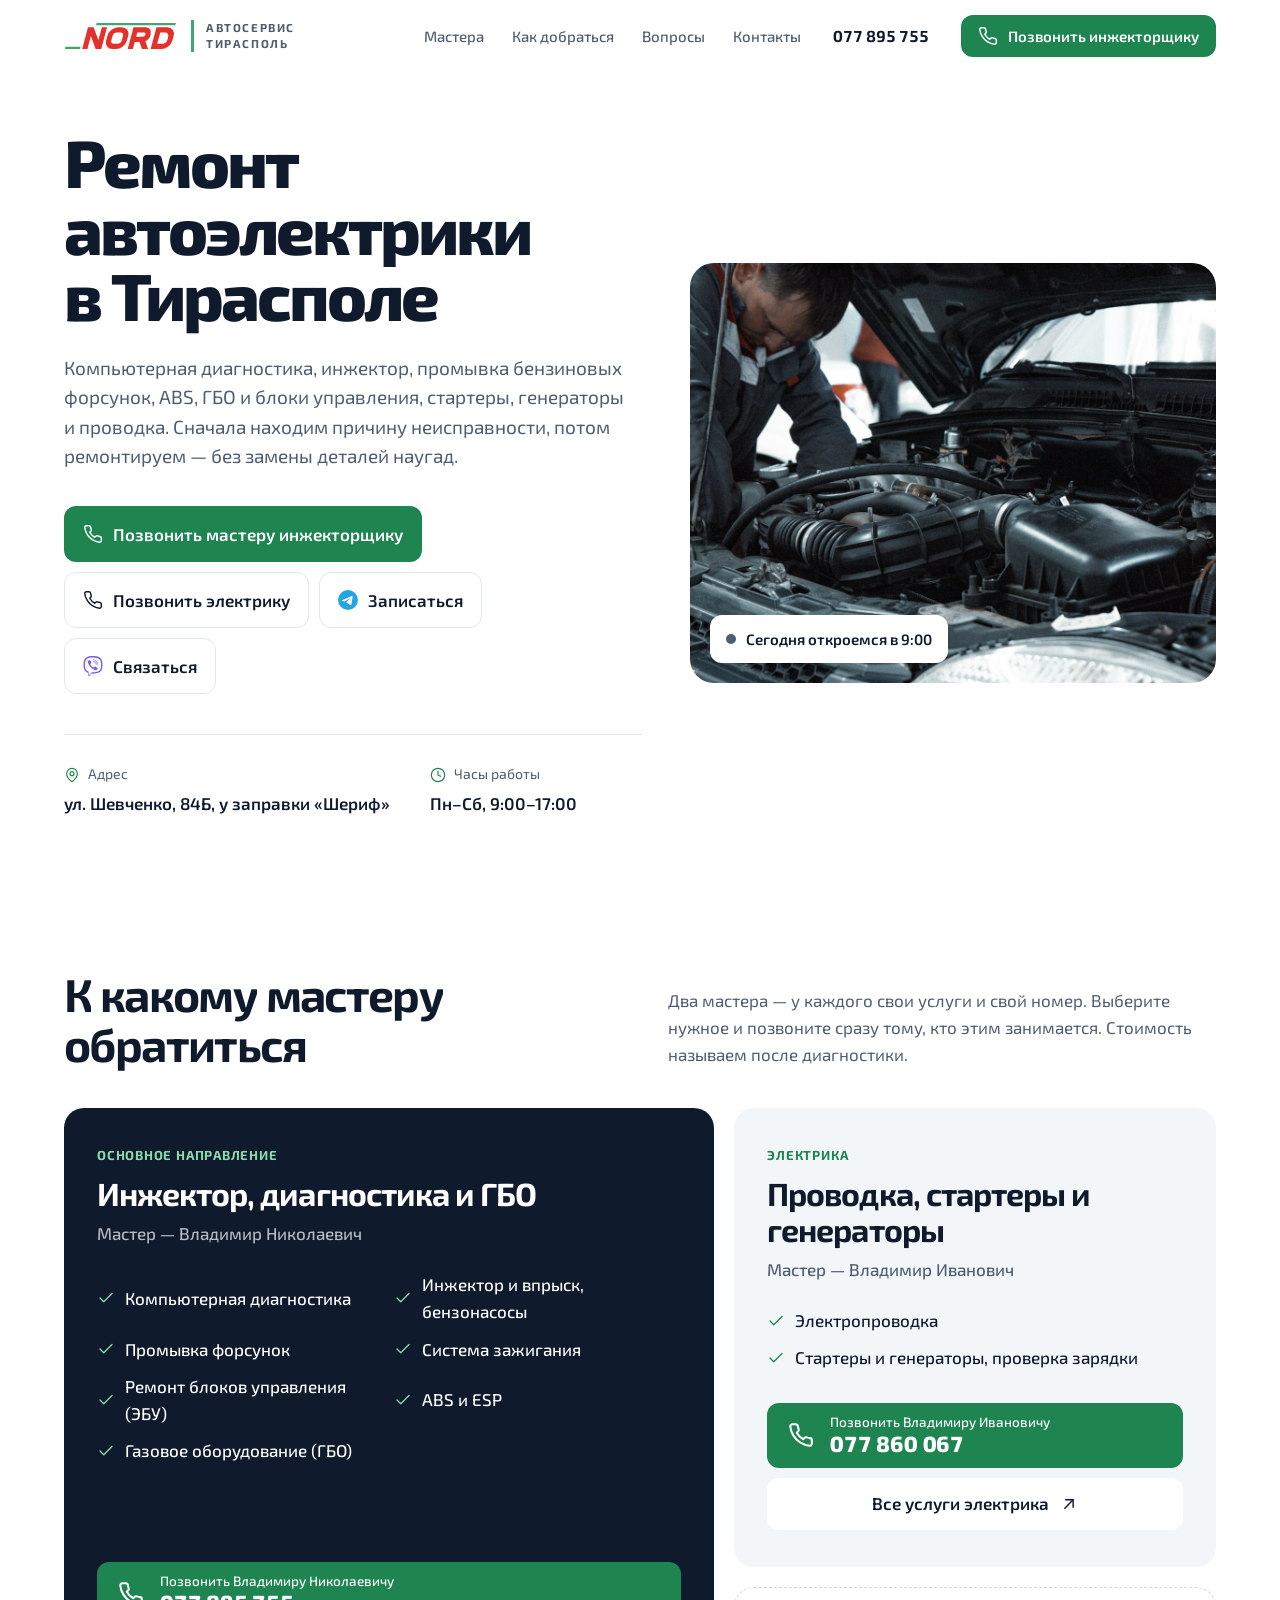
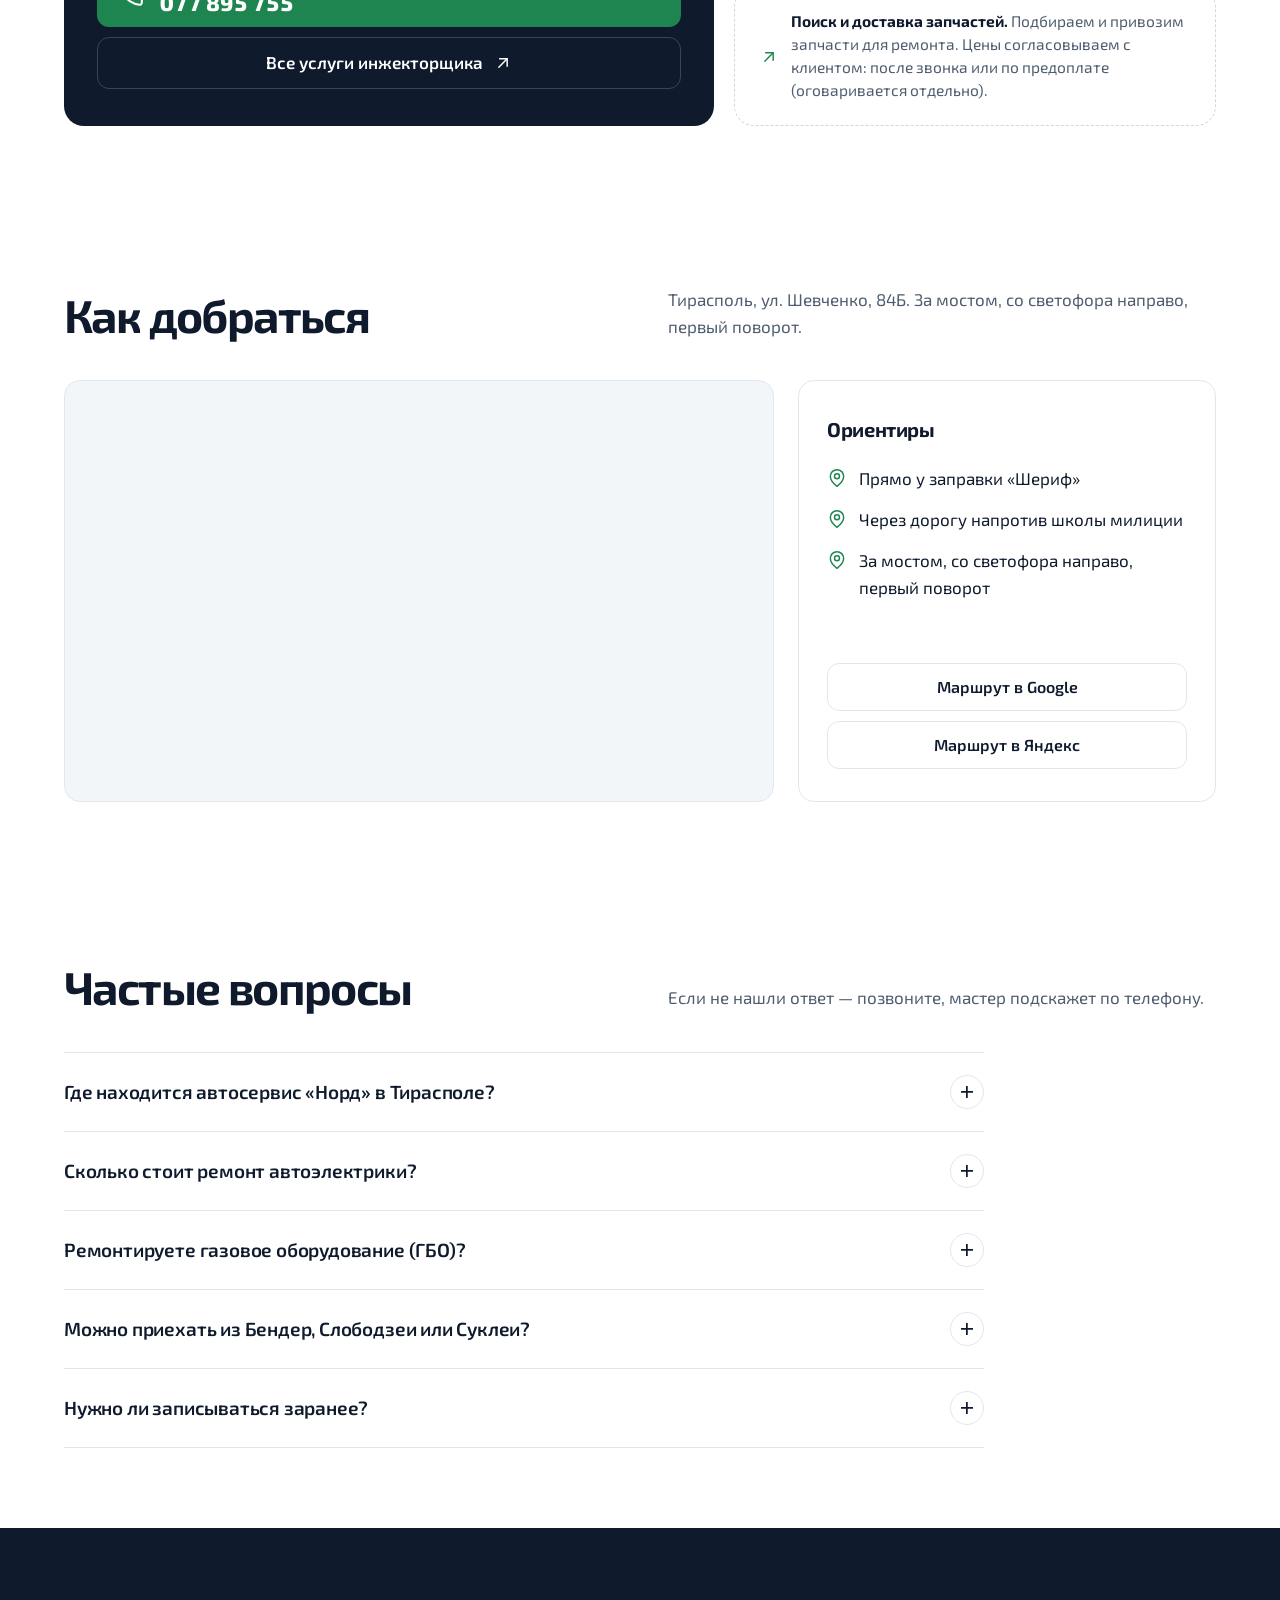
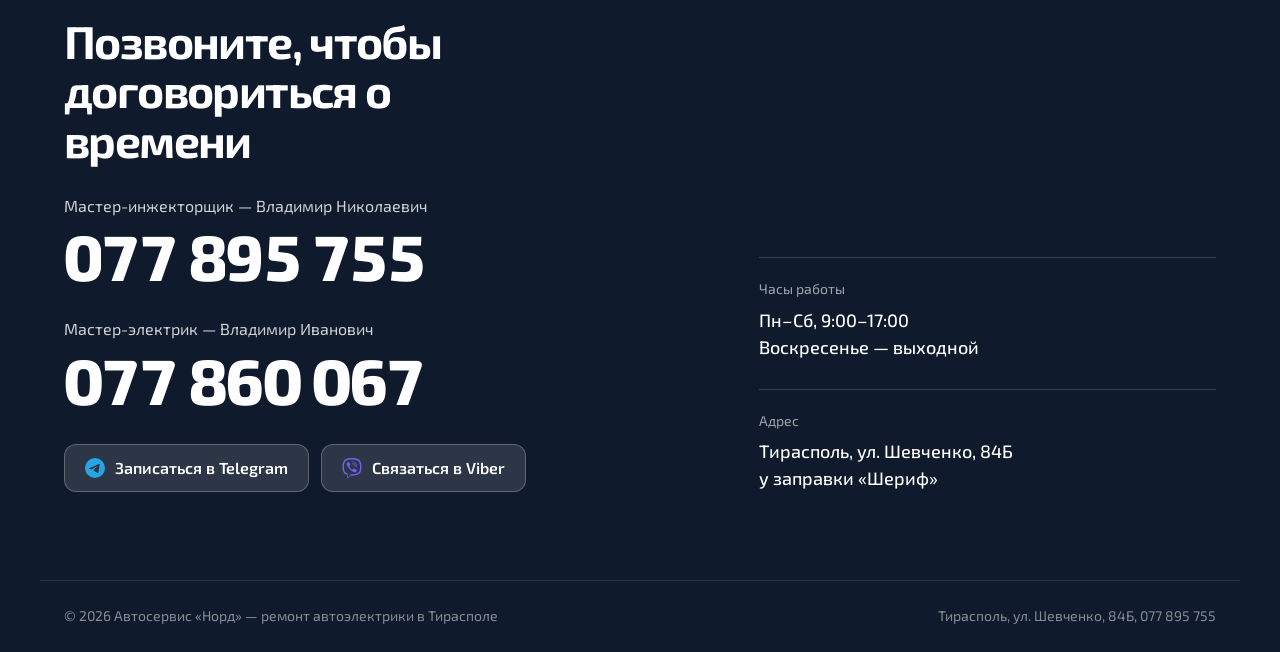
<file: index.html>
<!DOCTYPE html>
<html lang="ru">
<head>
  <script>document.documentElement.classList.add('js')</script>
  <meta charset="utf-8">
  <meta name="viewport" content="width=device-width, initial-scale=1, viewport-fit=cover">
  <title>Ремонт автоэлектрики в Тирасполе — автосервис «Норд»</title>
  <meta name="description" content="Ремонт автоэлектрики в Тирасполе: компьютерная диагностика, инжектор, промывка форсунок, ABS, ГБО и блоки управления, стартеры, генераторы и проводка. Ул. Шевченко 84Б, у «Шерифа». ☎ 077 895 755">
  <meta name="keywords" content="ремонт автоэлектрики Тирасполь, автоэлектрик Тирасполь, автосервис Тирасполь, СТО Тирасполь, ремонт ГБО Тирасполь, настройка ГБО Тирасполь, ремонт стартера Тирасполь, ремонт генератора Тирасполь, проверка зарядки, ремонт электропроводки авто Тирасполь, ремонт инжектора Тирасполь, промывка форсунок Тирасполь, ультразвуковая промывка форсунок, ремонт заводского ГБО VW Opel Iveco, ремонт блока управления ГБО, замена бензонасоса, ремонт ЭБУ Тирасполь, замена свечей зажигания, ремонт ABS Тирасполь, программирование ABS ESP, проверка меток ГРМ, компьютерная диагностика авто Тирасполь, автоэлектрик ПМР, автоэлектрик Бендеры, автоэлектрик Приднестровье">
  <meta name="robots" content="index, follow, max-image-preview:large">
  <meta name="author" content="Автосервис «Норд»">
  <link rel="canonical" href="https://ot4ainui4elowek.github.io/nord-autoservice/">
  <link rel="alternate" hreflang="ru" href="https://ot4ainui4elowek.github.io/nord-autoservice/">
  <link rel="alternate" hreflang="x-default" href="https://ot4ainui4elowek.github.io/nord-autoservice/">

  <!-- регион -->
  <meta name="geo.region" content="MD-SN">
  <meta name="geo.placename" content="Тирасполь">
  <meta name="geo.position" content="46.8545;29.6125">
  <meta name="ICBM" content="46.8545, 29.6125">
  <meta name="format-detection" content="telephone=yes">

  <!-- превью ссылок: Telegram, Viber, Facebook, VK -->
  <meta property="og:type" content="website">
  <meta property="og:locale" content="ru_RU">
  <meta property="og:site_name" content="Автосервис «Норд»">
  <meta property="og:title" content="Ремонт автоэлектрики в Тирасполе — автосервис «Норд»">
  <meta property="og:description" content="Диагностика, инжектор, промывка форсунок, ABS/ESP, ГБО, ЭБУ, стартеры, генераторы и проводка. Ул. Шевченко 84Б, у заправки «Шериф». ☎ 077 895 755">
  <meta property="og:url" content="https://ot4ainui4elowek.github.io/nord-autoservice/">
  <meta property="og:image" content="https://ot4ainui4elowek.github.io/nord-autoservice/img/og.jpg">
  <meta property="og:image:secure_url" content="https://ot4ainui4elowek.github.io/nord-autoservice/img/og.jpg">
  <meta property="og:image:type" content="image/jpeg">
  <meta property="og:image:width" content="1200">
  <meta property="og:image:height" content="630">
  <meta property="og:image:alt" content="Ремонт автоэлектрики в Тирасполе — автосервис «Норд», телефон 077 895 755">
  <meta property="business:contact_data:street_address" content="ул. Шевченко, 84Б">
  <meta property="business:contact_data:locality" content="Тирасполь">
  <meta property="business:contact_data:country_name" content="Приднестровье">
  <meta property="business:contact_data:phone_number" content="+37377895755">
  <meta name="twitter:card" content="summary_large_image">
  <meta name="twitter:title" content="Ремонт автоэлектрики в Тирасполе — автосервис «Норд»">
  <meta name="twitter:description" content="Диагностика, инжектор, ABS/ESP, ГБО, стартеры, проводка. Ул. Шевченко 84Б, у «Шерифа». ☎ 077 895 755">
  <meta name="twitter:image" content="https://ot4ainui4elowek.github.io/nord-autoservice/img/og.jpg">

  <!-- иконки -->
  <link rel="icon" href="favicon.ico" sizes="48x48">
  <link rel="icon" href="img/favicon.svg" type="image/svg+xml">
  <link rel="icon" href="img/favicon-32.png" type="image/png" sizes="32x32">
  <link rel="apple-touch-icon" href="img/apple-touch-icon.png">
  <link rel="manifest" href="site.webmanifest">
  <meta name="theme-color" content="#ffffff">
  <meta name="application-name" content="Норд">
  <meta name="apple-mobile-web-app-title" content="Норд">

  <link rel="preconnect" href="https://fonts.googleapis.com">
  <link rel="preconnect" href="https://fonts.gstatic.com" crossorigin>
  <link rel="stylesheet" href="https://fonts.googleapis.com/css2?family=Exo+2:wght@400;500;600;700;800&display=swap">
  <link rel="preload" href="img/hero.jpg" as="image" fetchpriority="high">
  <link rel="stylesheet" href="styles.css?v=13">

  <script type="application/ld+json">
{
  "@context": "https://schema.org",
  "@graph": [
    {
      "@type": "AutoRepair",
      "@id": "https://ot4ainui4elowek.github.io/nord-autoservice/#business",
      "name": "Автосервис «Норд»",
      "alternateName": [
        "Норд",
        "СТО Норд Тирасполь",
        "Ремонт автоэлектрики Норд"
      ],
      "description": "Ремонт автоэлектрики в Тирасполе: компьютерная диагностика и дефектовка мотора; ремонт инжектора и системы впрыска, замена бензонасосов; промывка форсунок химическая и ультразвуком; диагностика и ремонт системы зажигания; ремонт ЭБУ двигателя и блоков управления ГБО; диагностика и ремонт ABS, программирование ABS/ESP; проверка и ремонт ГБО, в том числе заводского (VW, Opel, Iveco); ремонт электропроводки автомобиля; ремонт стартеров и генераторов, проверка зарядки.",
      "url": "https://ot4ainui4elowek.github.io/nord-autoservice/",
      "logo": "https://ot4ainui4elowek.github.io/nord-autoservice/img/icon-512.png",
      "image": "https://ot4ainui4elowek.github.io/nord-autoservice/img/og.jpg",
      "telephone": "+37377895755",
      "priceRange": "$$",
      "address": {
        "@type": "PostalAddress",
        "streetAddress": "ул. Шевченко, 84Б",
        "addressLocality": "Тирасполь",
        "addressRegion": "Приднестровье",
        "postalCode": "MD-3300",
        "addressCountry": "MD"
      },
      "geo": {
        "@type": "GeoCoordinates",
        "latitude": 46.8545,
        "longitude": 29.6125
      },
      "hasMap": "https://www.google.com/maps/search/?api=1&query=46.8545,29.6125",
      "openingHoursSpecification": [
        {
          "@type": "OpeningHoursSpecification",
          "dayOfWeek": [
            "Monday",
            "Tuesday",
            "Wednesday",
            "Thursday",
            "Friday",
            "Saturday"
          ],
          "opens": "09:00",
          "closes": "17:00"
        }
      ],
      "areaServed": [
        {
          "@type": "City",
          "name": "Тирасполь"
        },
        {
          "@type": "City",
          "name": "Бендеры"
        },
        {
          "@type": "City",
          "name": "Слободзея"
        },
        {
          "@type": "City",
          "name": "Суклея"
        },
        {
          "@type": "City",
          "name": "Парканы"
        },
        {
          "@type": "City",
          "name": "Красное"
        },
        {
          "@type": "City",
          "name": "Днестровск"
        },
        {
          "@type": "City",
          "name": "Григориополь"
        },
        {
          "@type": "AdministrativeArea",
          "name": "Приднестровье"
        }
      ],
      "employee": {
        "@type": "Person",
        "name": "Владимир Николаевич",
        "jobTitle": "Автоэлектрик"
      },
      "knowsLanguage": "ru",
      "hasOfferCatalog": {
        "@type": "OfferCatalog",
        "name": "Услуги автоэлектрика в Тирасполе",
        "itemListElement": [
          {
            "@type": "Offer",
            "itemOffered": {
              "@type": "Service",
              "name": "Компьютерная диагностика и дефектовка мотора",
              "description": "Компьютерная диагностика, дефектовка неисправностей мотора, проверка меток ГРМ осциллографом.",
              "areaServed": "Тирасполь"
            }
          },
          {
            "@type": "Offer",
            "itemOffered": {
              "@type": "Service",
              "name": "Ремонт инжектора и системы впрыска, замена бензонасосов",
              "description": "Ремонт системы управления бензинового (инжекторного) двигателя и системы впрыска, проверка и замена бензонасосов.",
              "areaServed": "Тирасполь"
            }
          },
          {
            "@type": "Offer",
            "itemOffered": {
              "@type": "Service",
              "name": "Промывка форсунок химическая и ультразвуком",
              "description": "Химическая и ультразвуковая промывка бензиновых форсунок: на стенде со снятием и установкой или прямо на авто без снятия.",
              "areaServed": "Тирасполь"
            }
          },
          {
            "@type": "Offer",
            "itemOffered": {
              "@type": "Service",
              "name": "Диагностика и ремонт системы зажигания",
              "description": "Диагностика и ремонт системы зажигания, проверка под нагрузкой, замена свечей, катушек и высоковольтных проводов.",
              "areaServed": "Тирасполь"
            }
          },
          {
            "@type": "Offer",
            "itemOffered": {
              "@type": "Service",
              "name": "Ремонт ЭБУ двигателя и блоков управления ГБО",
              "description": "Ремонт блоков управления (компьютеров) бензиновых двигателей и блоков управления ГБО.",
              "areaServed": "Тирасполь"
            }
          },
          {
            "@type": "Offer",
            "itemOffered": {
              "@type": "Service",
              "name": "Диагностика и ремонт ABS, программирование ABS/ESP",
              "description": "Диагностика и ремонт системы ABS, программирование и адаптация блоков ABS и ESP.",
              "areaServed": "Тирасполь"
            }
          },
          {
            "@type": "Offer",
            "itemOffered": {
              "@type": "Service",
              "name": "Проверка и ремонт ГБО, в том числе заводского (VW, Opel, Iveco)",
              "description": "Проверка и ремонт заводского ГБО на VW, Opel, Iveco, диагностика и настройка газового оборудования.",
              "areaServed": "Тирасполь"
            }
          },
          {
            "@type": "Offer",
            "itemOffered": {
              "@type": "Service",
              "name": "Ремонт электропроводки автомобиля",
              "description": "Работа с электропроводкой автомобиля и её ремонт: обрывы, замыкания, утечка тока, свет, стеклоподъёмники, центральный замок.",
              "areaServed": "Тирасполь"
            }
          },
          {
            "@type": "Offer",
            "itemOffered": {
              "@type": "Service",
              "name": "Ремонт стартеров и генераторов, проверка зарядки",
              "description": "Ремонт стартеров и генераторов, проверка зарядки автомобиля. Если машина не заводится или садится аккумулятор.",
              "areaServed": "Тирасполь"
            }
          }
        ]
      },
      "contactPoint": {
        "@type": "ContactPoint",
        "telephone": "+37377895755",
        "contactType": "customer service",
        "availableLanguage": "ru"
      }
    },
    {
      "@type": "WebSite",
      "@id": "https://ot4ainui4elowek.github.io/nord-autoservice/#site",
      "url": "https://ot4ainui4elowek.github.io/nord-autoservice/",
      "name": "Автосервис «Норд»",
      "inLanguage": "ru",
      "publisher": {
        "@id": "https://ot4ainui4elowek.github.io/nord-autoservice/#business"
      }
    },
    {
      "@type": "FAQPage",
      "@id": "https://ot4ainui4elowek.github.io/nord-autoservice/#faq",
      "mainEntity": [
        {
          "@type": "Question",
          "name": "Где находится автосервис «Норд» в Тирасполе?",
          "acceptedAnswer": {
            "@type": "Answer",
            "text": "Тирасполь, ул. Шевченко, 84Б — за мостом, со светофора направо, первый поворот, прямо у заправки «Шериф», через дорогу напротив школы милиции."
          }
        },
        {
          "@type": "Question",
          "name": "Сколько стоит ремонт автоэлектрики?",
          "acceptedAnswer": {
            "@type": "Answer",
            "text": "Цена зависит от машины и неисправности. Мастер называет стоимость после диагностики, до начала работ."
          }
        },
        {
          "@type": "Question",
          "name": "Ремонтируете газовое оборудование (ГБО)?",
          "acceptedAnswer": {
            "@type": "Answer",
            "text": "Да. Проверяем и ремонтируем ГБО, в том числе заводское на VW, Opel и Iveco, настраиваем газовое оборудование и ремонтируем блоки управления ГБО."
          }
        },
        {
          "@type": "Question",
          "name": "Можно приехать из Бендер, Слободзеи или Суклеи?",
          "acceptedAnswer": {
            "@type": "Answer",
            "text": "Да, к нам приезжают со всего Приднестровья. Позвоните заранее — договоримся о времени, чтобы не ждать."
          }
        },
        {
          "@type": "Question",
          "name": "Нужно ли записываться заранее?",
          "acceptedAnswer": {
            "@type": "Answer",
            "text": "Лучше позвонить по номеру 077 895 755 или написать в Telegram или Viber: мастер скажет, когда удобно подъехать."
          }
        }
      ]
    }
  ]
}
  </script>
</head>
<body>

<!-- Линейные иконки (stroke, 24×24) -->
<svg width="0" height="0" style="position:absolute" aria-hidden="true">
  <defs>
    <symbol id="i-phone" viewBox="0 0 24 24"><path d="M22 16.92v3a2 2 0 0 1-2.18 2 19.79 19.79 0 0 1-8.63-3.07 19.5 19.5 0 0 1-6-6 19.79 19.79 0 0 1-3.07-8.67A2 2 0 0 1 4.11 2h3a2 2 0 0 1 2 1.72c.13.96.36 1.9.7 2.81a2 2 0 0 1-.45 2.11L8.09 9.91a16 16 0 0 0 6 6l1.27-1.27a2 2 0 0 1 2.11-.45c.9.34 1.85.57 2.81.7A2 2 0 0 1 22 16.92z"/></symbol>
    <symbol id="i-send" viewBox="0 0 24 24"><path d="m22 2-7 20-4-9-9-4z"/><path d="M22 2 11 13"/></symbol>
    <symbol id="b-tg" viewBox="0 0 24 24"><path fill="#26A5E4" stroke="none" d="M11.944 0A12 12 0 0 0 0 12a12 12 0 0 0 12 12 12 12 0 0 0 12-12A12 12 0 0 0 12 0a12 12 0 0 0-.056 0zm4.962 7.224c.1-.002.321.023.465.14a.506.506 0 0 1 .171.325c.016.093.036.306.02.472-.18 1.898-.962 6.502-1.36 8.627-.168.9-.499 1.201-.82 1.23-.696.065-1.225-.46-1.9-.902-1.056-.693-1.653-1.124-2.678-1.8-1.185-.78-.417-1.21.258-1.91.177-.184 3.247-2.977 3.307-3.23.007-.032.014-.15-.056-.212s-.174-.041-.249-.024c-.106.024-1.793 1.14-5.061 3.345-.48.33-.913.49-1.302.48-.428-.008-1.252-.241-1.865-.44-.752-.245-1.349-.374-1.297-.789.027-.216.325-.437.893-.663 3.498-1.524 5.83-2.529 6.998-3.014 3.332-1.386 4.025-1.627 4.476-1.635z"/></symbol>
    <symbol id="b-vb" viewBox="0 0 24 24"><path fill="#7360F2" stroke="none" d="M11.4 0C9.473.028 5.333.344 3.02 2.467 1.302 4.187.696 6.7.633 9.817.57 12.933.488 18.776 6.12 20.36h.003l-.004 2.416s-.037.977.61 1.177c.777.242 1.234-.5 1.98-1.302.407-.44.972-1.084 1.397-1.58 3.85.326 6.812-.416 7.15-.525.776-.252 5.176-.816 5.892-6.657.74-6.02-.36-9.83-2.34-11.546-.596-.55-3.006-2.3-8.375-2.323 0 0-.395-.025-1.037-.017zm.058 1.693c.545-.004.88.017.88.017 4.542.02 6.717 1.388 7.222 1.846 1.675 1.435 2.53 4.868 1.906 9.897v.002c-.604 4.878-4.174 5.184-4.832 5.395-.28.09-2.882.737-6.153.524 0 0-2.436 2.94-3.197 3.704-.12.12-.26.167-.352.144-.13-.033-.166-.188-.165-.414l.02-4.018c-4.762-1.32-4.485-6.292-4.43-8.895.054-2.604.543-4.738 1.996-6.173 1.96-1.773 5.474-2.018 7.11-2.03zm.38 2.602c-.167 0-.303.135-.304.302 0 .167.133.303.3.305 1.624.01 2.946.537 4.028 1.592 1.073 1.046 1.62 2.468 1.633 4.334.002.167.14.3.307.3.166-.002.3-.138.3-.304-.014-1.984-.618-3.596-1.816-4.764-1.19-1.16-2.692-1.753-4.447-1.765zm-3.96.695c-.19-.032-.4.005-.616.117l-.01.002c-.43.247-.816.562-1.146.932-.002.004-.006.004-.008.008-.267.323-.42.638-.46.948-.008.046-.01.093-.007.14 0 .136.022.27.065.4l.013.01c.135.48.473 1.276 1.205 2.604.42.768.903 1.5 1.446 2.186.27.344.56.673.87.984l.132.132c.31.308.64.6.984.87.686.543 1.418 1.027 2.186 1.447 1.328.733 2.126 1.07 2.604 1.206l.01.014c.13.042.265.064.402.063.046.002.092 0 .138-.008.31-.036.627-.19.948-.46.004 0 .003-.002.008-.005.37-.33.683-.72.93-1.148l.003-.01c.225-.432.15-.842-.18-1.12-.004 0-.698-.58-1.037-.83-.36-.255-.73-.492-1.113-.71-.51-.285-1.032-.106-1.248.174l-.447.564c-.23.283-.657.246-.657.246-3.12-.796-3.955-3.955-3.955-3.955s-.037-.426.248-.656l.563-.448c.277-.215.456-.737.17-1.248-.217-.383-.454-.756-.71-1.115-.25-.34-.826-1.033-.83-1.035-.137-.165-.31-.265-.502-.297zm4.49.88c-.158.002-.29.124-.3.282-.01.167.115.312.282.324 1.16.085 2.017.466 2.645 1.15.63.688.93 1.524.906 2.57-.002.168.13.306.3.31.166.003.305-.13.31-.297.025-1.175-.334-2.193-1.067-2.994-.74-.81-1.777-1.253-3.05-1.346h-.024zm.463 1.63c-.16.002-.29.127-.3.287-.008.167.12.31.288.32.523.028.875.175 1.113.422.24.245.388.62.416 1.164.01.167.15.295.318.287.167-.008.295-.15.287-.317-.03-.644-.215-1.178-.58-1.557-.367-.378-.893-.574-1.52-.607h-.018z"/></symbol>
    <symbol id="i-chat" viewBox="0 0 24 24"><path d="M7.9 20A9 9 0 1 0 4 16.1L2 22z"/><path d="M9.5 9.5c0 2.5 2.5 5 5 5"/></symbol>
    <symbol id="i-pin" viewBox="0 0 24 24"><path d="M20 10c0 6-8 12-8 12s-8-6-8-12a8 8 0 0 1 16 0z"/><circle cx="12" cy="10" r="3"/></symbol>
    <symbol id="i-clock" viewBox="0 0 24 24"><circle cx="12" cy="12" r="10"/><path d="M12 6v6l4 2"/></symbol>
    <symbol id="i-check" viewBox="0 0 24 24"><path d="M20 6 9 17l-5-5"/></symbol>
    <symbol id="i-arrow" viewBox="0 0 24 24"><path d="M7 17 17 7"/><path d="M8 7h9v9"/></symbol>
    <!-- услуги -->
    <symbol id="i-wiring" viewBox="0 0 24 24"><path d="M12 22v-5"/><path d="M9 8V2"/><path d="M15 8V2"/><path d="M18 8v5a4 4 0 0 1-4 4h-4a4 4 0 0 1-4-4V8z"/></symbol>
    <symbol id="i-starter" viewBox="0 0 24 24"><rect x="2" y="7" width="16" height="10" rx="2"/><path d="M18 10h2.5a1.5 1.5 0 0 1 1.5 1.5v1a1.5 1.5 0 0 1-1.5 1.5H18"/><path d="m10.5 9-2.5 3.5h4L9.5 16"/></symbol>
    <symbol id="i-scope" viewBox="0 0 24 24"><rect x="2" y="3" width="20" height="15" rx="2"/><path d="M6 11h2l2-4 3 8 2-4h3"/><path d="M8 21h8"/></symbol>
    <symbol id="i-fuel" viewBox="0 0 24 24"><path d="M3 22h12"/><path d="M4 9h10"/><path d="M14 22V4a2 2 0 0 0-2-2H6a2 2 0 0 0-2 2v18"/><path d="M14 13h2a2 2 0 0 1 2 2v2a2 2 0 0 0 4 0V9.83a2 2 0 0 0-.59-1.42L18 5"/></symbol>
    <symbol id="i-spark" viewBox="0 0 24 24"><path d="M10 2h4v3h-4z"/><path d="M9 5h6v4H9z"/><path d="M8 9h8l-1 6H9z"/><path d="M12 15v3"/><path d="M12 18h3"/><path d="m5 19 2-1"/><path d="m19 19-2-1"/><path d="M12 22v-1"/></symbol>
    <symbol id="i-disc" viewBox="0 0 24 24"><circle cx="12" cy="12" r="9"/><circle cx="12" cy="12" r="2.5"/><path d="M5.5 5.5c-1.6 1.7-2.5 4-2.5 6.5"/><path d="M16 4.5 18.5 3l2.5 3.5-2 1.5"/></symbol>
    <symbol id="i-drop" viewBox="0 0 24 24"><path d="M12 21a6 6 0 0 0 6-6c0-1.8-.9-3.3-2.6-4.8S12.5 6.5 12 4.5c-.5 2-1.7 4.2-3.4 5.7S6 13.2 6 15a6 6 0 0 0 6 6z"/><path d="M3 8.5c.8-.8.8-2.2 0-3"/><path d="M21 8.5c-.8-.8-.8-2.2 0-3"/></symbol>
    <symbol id="i-cpu" viewBox="0 0 24 24"><rect x="5" y="5" width="14" height="14" rx="2"/><rect x="9" y="9" width="6" height="6" rx="1"/><path d="M9 2v3M15 2v3M9 19v3M15 19v3M2 9h3M2 15h3M19 9h3M19 15h3"/></symbol>
    <symbol id="i-flame" viewBox="0 0 24 24"><path d="M8.5 14.5A2.5 2.5 0 0 0 11 12c0-1.38-.5-2-1-3-1.07-2.14-.22-4.05 2-6 .5 2.5 2 4.9 4 6.5 2 1.6 3 3.5 3 5.5a7 7 0 1 1-14 0c0-1.15.43-2.29 1-3a2.5 2.5 0 0 0 2.5 2.5z"/></symbol>
  </defs>
</svg>

<header class="topbar" id="top">
  <div class="wrap topbar__inner">
    <a class="logo" href="#top" aria-label="Автосервис «Норд», наверх">
      <svg class="logo__word" width="113" height="26" viewBox="0 0 520 120" aria-hidden="true"><g fill="#3fa86e"><path d="M150 0H516L513 10H147Z"/><path d="M6 110H76L73 120H3Z"/></g><g fill="#e2322b" transform="translate(110 20) skewX(-15)"><path d="M0 100 V0 H26 L64 60 V0 H88 V100 H62 L24 40 V100 Z"/><path transform="translate(100 0)" fill-rule="evenodd" d="M40 0 H56 A40 40 0 0 1 96 40 V60 A40 40 0 0 1 56 100 H40 A40 40 0 0 1 0 60 V40 A40 40 0 0 1 40 0 Z M40 24 A16 16 0 0 0 24 40 V60 A16 16 0 0 0 40 76 H56 A16 16 0 0 0 72 60 V40 A16 16 0 0 0 56 24 Z"/><path transform="translate(210 0)" fill-rule="evenodd" d="M0 0 H56 A32 32 0 0 1 88 32 V36 A32 32 0 0 1 72 64 L94 100 H66 L46 68 H24 V100 H0 Z M24 24 H54 A10 10 0 0 1 64 34 A10 10 0 0 1 54 44 H24 Z"/><path transform="translate(316 0)" fill-rule="evenodd" d="M0 0 H50 A40 40 0 0 1 90 40 V60 A40 40 0 0 1 50 100 H0 Z M24 24 H46 A20 20 0 0 1 66 44 V56 A20 20 0 0 1 46 76 H24 Z"/></g></svg>
      <span class="logo__tag">Автосервис<br>Тирасполь</span>
    </a>
    <nav class="nav" aria-label="Разделы">
      <a href="#masters">Мастера</a>
      <a href="#route">Как добраться</a>
      <a href="#faq">Вопросы</a>
      <a href="#contacts">Контакты</a>
    </nav>
    <a class="topbar__phone" href="tel:+37377895755">077 895 755</a>
    <a class="btn btn--primary btn--sm topbar__call" href="tel:+37377895755" aria-label="Позвонить инжекторщику">
      <svg class="ic"><use href="#i-phone"/></svg><span>Позвонить инжекторщику</span>
    </a>
    <button class="burger" type="button" aria-label="Меню" aria-expanded="false" aria-controls="menu"><span></span><span></span><span></span></button>
  </div>
  <div class="menu" id="menu">
    <div class="wrap menu__in">
      <a class="menu__link" href="#masters">Мастера</a>
      <a class="menu__link" href="#route">Как добраться</a>
      <a class="menu__link" href="#faq">Вопросы</a>
      <div class="menu__contacts">
        <p class="menu__head">Контакты</p>
        <div class="menu__master menu__master--main">
          <p class="menu__role">Мастер-инжекторщик</p>
          <p class="menu__name">Владимир Николаевич</p>
          <div class="menu__btns">
            <a class="btn btn--primary btn--sm" href="tel:+37377895755"><svg class="ic"><use href="#i-phone"/></svg>077 895 755</a>
            <a class="btn btn--line btn--sm" href="https://t.me/+37377895755?text=%D0%97%D0%B4%D1%80%D0%B0%D0%B2%D1%81%D1%82%D0%B2%D1%83%D0%B9%D1%82%D0%B5%21%20%D0%A5%D0%BE%D1%87%D1%83%20%D0%B7%D0%B0%D0%BF%D0%B8%D1%81%D0%B0%D1%82%D1%8C%D1%81%D1%8F%20%D0%BD%D0%B0%20%D1%80%D0%B5%D0%BC%D0%BE%D0%BD%D1%82%20%D0%B0%D0%B2%D1%82%D0%BE%D1%8D%D0%BB%D0%B5%D0%BA%D1%82%D1%80%D0%B8%D0%BA%D0%B8.%20%D0%90%D0%B2%D1%82%D0%BE%D0%BC%D0%BE%D0%B1%D0%B8%D0%BB%D1%8C%20%28%D0%BC%D0%B0%D1%80%D0%BA%D0%B0%2C%20%D0%B3%D0%BE%D0%B4%29%3A%20" target="_blank" rel="noopener" aria-label="Telegram: Владимир Николаевич"><svg class="ic"><use href="#b-tg"/></svg><span>Telegram</span></a>
            <a class="btn btn--line btn--sm" href="viber://chat?number=%2B37377895755" aria-label="Viber: Владимир Николаевич"><svg class="ic"><use href="#b-vb"/></svg><span>Viber</span></a>
          </div>
        </div>
        <div class="menu__master">
          <p class="menu__role">Мастер-электрик</p>
          <p class="menu__name">Владимир Иванович</p>
          <div class="menu__btns">
            <a class="btn btn--primary btn--sm" href="tel:+37377860067"><svg class="ic"><use href="#i-phone"/></svg>077 860 067</a>
            <a class="btn btn--line btn--sm" href="https://t.me/+37377860067?text=%D0%97%D0%B4%D1%80%D0%B0%D0%B2%D1%81%D1%82%D0%B2%D1%83%D0%B9%D1%82%D0%B5%21%20%D0%A5%D0%BE%D1%87%D1%83%20%D0%B7%D0%B0%D0%BF%D0%B8%D1%81%D0%B0%D1%82%D1%8C%D1%81%D1%8F%20%D0%BD%D0%B0%20%D1%80%D0%B5%D0%BC%D0%BE%D0%BD%D1%82%20%D0%B0%D0%B2%D1%82%D0%BE%D1%8D%D0%BB%D0%B5%D0%BA%D1%82%D1%80%D0%B8%D0%BA%D0%B8.%20%D0%90%D0%B2%D1%82%D0%BE%D0%BC%D0%BE%D0%B1%D0%B8%D0%BB%D1%8C%20%28%D0%BC%D0%B0%D1%80%D0%BA%D0%B0%2C%20%D0%B3%D0%BE%D0%B4%29%3A%20" target="_blank" rel="noopener" aria-label="Telegram: Владимир Иванович"><svg class="ic"><use href="#b-tg"/></svg><span>Telegram</span></a>
            <a class="btn btn--line btn--sm" href="viber://chat?number=%2B37377860067" aria-label="Viber: Владимир Иванович"><svg class="ic"><use href="#b-vb"/></svg><span>Viber</span></a>
          </div>
        </div>
        <p class="menu__info">Пн–Сб, 9:00–17:00<br>Тирасполь, ул. Шевченко, 84Б, у заправки «Шериф»</p>
      </div>
    </div>
  </div>
</header>

<main>
  <!-- Первый экран -->
  <section class="hero">
    <div class="wrap hero__grid">
      <div class="hero__copy">
        <h1><span class="ln"><span>Ремонт</span></span> <span class="ln"><span>автоэлектрики</span></span> <span class="ln"><span>в&nbsp;Тирасполе</span></span></h1>
        <p class="hero__lead">Компьютерная диагностика, инжектор, промывка бензиновых форсунок, ABS, ГБО и блоки управления, стартеры, генераторы и проводка. Сначала находим причину неисправности, потом ремонтируем — без замены деталей наугад.</p>
        <div class="hero__actions">
          <a class="btn btn--primary btn--lg" href="tel:+37377895755">
            <svg class="ic"><use href="#i-phone"/></svg>Позвонить мастеру инжекторщику
          </a>
          <a class="btn btn--line btn--lg hero__alt" href="tel:+37377860067">
            <svg class="ic"><use href="#i-phone"/></svg>Позвонить электрику
          </a>
          <a class="btn btn--line btn--lg" aria-label="Записаться к мастеру в Telegram" href="https://t.me/+37377895755?text=%D0%97%D0%B4%D1%80%D0%B0%D0%B2%D1%81%D1%82%D0%B2%D1%83%D0%B9%D1%82%D0%B5%21%20%D0%A5%D0%BE%D1%87%D1%83%20%D0%B7%D0%B0%D0%BF%D0%B8%D1%81%D0%B0%D1%82%D1%8C%D1%81%D1%8F%20%D0%BD%D0%B0%20%D1%80%D0%B5%D0%BC%D0%BE%D0%BD%D1%82%20%D0%B0%D0%B2%D1%82%D0%BE%D1%8D%D0%BB%D0%B5%D0%BA%D1%82%D1%80%D0%B8%D0%BA%D0%B8.%20%D0%90%D0%B2%D1%82%D0%BE%D0%BC%D0%BE%D0%B1%D0%B8%D0%BB%D1%8C%20%28%D0%BC%D0%B0%D1%80%D0%BA%D0%B0%2C%20%D0%B3%D0%BE%D0%B4%29%3A%20" target="_blank" rel="noopener">
            <svg class="ic"><use href="#b-tg"/></svg><span>Записаться</span>
          </a>
          <a class="btn btn--line btn--lg" href="viber://chat?number=%2B37377895755" aria-label="Связаться с мастером в Viber">
            <svg class="ic"><use href="#b-vb"/></svg><span>Связаться</span>
          </a>
        </div>
        <dl class="hero__meta">
          <div>
            <dt><svg class="ic"><use href="#i-pin"/></svg>Адрес</dt>
            <dd>ул. Шевченко, 84Б, у&nbsp;заправки «Шериф»</dd>
          </div>
          <div>
            <dt><svg class="ic"><use href="#i-clock"/></svg>Часы работы</dt>
            <dd>Пн–Сб, 9:00–17:00</dd>
          </div>
        </dl>
      </div>

      <figure class="hero__media">
        <img src="img/hero.jpg" alt="Ремонт автоэлектрики в Тирасполе: проверка электрики под капотом автомобиля" width="1600" height="900">
        <figcaption class="status" id="status" hidden>
          <span class="status__dot" aria-hidden="true"></span>
          <span class="status__text"></span>
        </figcaption>
      </figure>
    </div>
  </section>

  <!-- Мастера -->
  <section class="block" id="masters">
    <div class="wrap">
      <header class="block__head">
        <h2>К какому мастеру обратиться</h2>
        <p>Два мастера — у каждого свои услуги и свой номер. Выберите нужное и позвоните сразу тому, кто этим занимается. Стоимость называем после диагностики.</p>
      </header>
      <div class="mcards">
        <article class="mcard mcard--main">
          <p class="mcard__tag">Основное направление</p>
          <h3>Инжектор, диагностика и ГБО</h3>
          <p class="mcard__name">Мастер — Владимир Николаевич</p>
          <ul class="mcard__list">
            <li><svg class="ic"><use href="#i-check"/></svg>Компьютерная диагностика</li>
            <li><svg class="ic"><use href="#i-check"/></svg>Инжектор и впрыск, бензонасосы</li>
            <li><svg class="ic"><use href="#i-check"/></svg>Промывка форсунок</li>
            <li><svg class="ic"><use href="#i-check"/></svg>Система зажигания</li>
            <li><svg class="ic"><use href="#i-check"/></svg>Ремонт блоков управления (ЭБУ)</li>
            <li><svg class="ic"><use href="#i-check"/></svg>ABS и ESP</li>
            <li><svg class="ic"><use href="#i-check"/></svg>Газовое оборудование (ГБО)</li>
          </ul>
          <div class="mcard__actions">
            <a class="btn btn--primary btn--lg mcard__call" href="tel:+37377895755"><svg class="ic"><use href="#i-phone"/></svg><span>Позвонить Владимиру Николаевичу<b>077 895 755</b></span></a>
            <a class="btn btn--line btn--lg mcard__more" href="injector.html">Все услуги инжекторщика<svg class="ic"><use href="#i-arrow"/></svg></a>
          </div>
        </article>
        <article class="mcard ">
          <p class="mcard__tag">Электрика</p>
          <h3>Проводка, стартеры и генераторы</h3>
          <p class="mcard__name">Мастер — Владимир Иванович</p>
          <ul class="mcard__list">
            <li><svg class="ic"><use href="#i-check"/></svg>Электропроводка</li>
            <li><svg class="ic"><use href="#i-check"/></svg>Стартеры и генераторы, проверка зарядки</li>
          </ul>
          <div class="mcard__actions">
            <a class="btn btn--primary btn--lg mcard__call" href="tel:+37377860067"><svg class="ic"><use href="#i-phone"/></svg><span>Позвонить Владимиру Ивановичу<b>077 860 067</b></span></a>
            <a class="btn btn--line btn--lg mcard__more" href="electric.html">Все услуги электрика<svg class="ic"><use href="#i-arrow"/></svg></a>
          </div>
        </article>
        <p class="parts"><svg class="ic"><use href="#i-arrow"/></svg><span><b>Поиск и доставка запчастей.</b> Подбираем и привозим запчасти для ремонта. Цены согласовываем с клиентом: после звонка или по предоплате (оговаривается отдельно).</span></p>
      </div>
    </div>
  </section>

  <!-- Как добраться -->
  <section class="block" id="route">
    <div class="wrap">
      <header class="block__head">
        <h2>Как добраться</h2>
        <p>Тирасполь, ул.&nbsp;Шевченко, 84Б. За мостом, со светофора направо, первый поворот.</p>
      </header>
      <div class="route">
        <div class="route__map">
          <iframe title="Автосервис «Норд» на карте Тирасполя"
            src="https://maps.google.com/maps?q=46.8545,29.6125&amp;z=16&amp;hl=ru&amp;output=embed"
            loading="lazy" referrerpolicy="no-referrer-when-downgrade" allowfullscreen></iframe>
        </div>
        <aside class="route__card">
          <h3>Ориентиры</h3>
          <ul class="landmarks">
            <li><svg class="ic"><use href="#i-pin"/></svg>Прямо у заправки «Шериф»</li>
            <li><svg class="ic"><use href="#i-pin"/></svg>Через дорогу напротив школы милиции</li>
            <li><svg class="ic"><use href="#i-pin"/></svg>За мостом, со светофора направо, первый поворот</li>
          </ul>
          <div class="route__links">
            <a class="btn btn--line" href="https://www.google.com/maps/search/?api=1&amp;query=46.8545,29.6125" target="_blank" rel="noopener">Маршрут в Google</a>
            <a class="btn btn--line" href="https://yandex.ru/maps/?pt=29.6125,46.8545&amp;z=17&amp;l=map" target="_blank" rel="noopener">Маршрут в Яндекс</a>
          </div>
        </aside>
      </div>
    </div>
  </section>

  <!-- Частые вопросы -->
  <section class="block" id="faq">
    <div class="wrap">
      <header class="block__head">
        <h2>Частые вопросы</h2>
        <p>Если не нашли ответ — позвоните, мастер подскажет по телефону.</p>
      </header>
      <div class="faq">
        <details class="faq__item">
          <summary>Где находится автосервис «Норд» в Тирасполе?</summary>
          <div class="faq__a"><p>Тирасполь, ул. Шевченко, 84Б — за мостом, со светофора направо, первый поворот, прямо у заправки «Шериф», через дорогу напротив школы милиции.</p></div>
        </details>
        <details class="faq__item">
          <summary>Сколько стоит ремонт автоэлектрики?</summary>
          <div class="faq__a"><p>Цена зависит от машины и неисправности. Мастер называет стоимость после диагностики, до начала работ.</p></div>
        </details>
        <details class="faq__item">
          <summary>Ремонтируете газовое оборудование (ГБО)?</summary>
          <div class="faq__a"><p>Да. Проверяем и ремонтируем ГБО, в том числе заводское на VW, Opel и Iveco, настраиваем газовое оборудование и ремонтируем блоки управления ГБО.</p></div>
        </details>
        <details class="faq__item">
          <summary>Можно приехать из Бендер, Слободзеи или Суклеи?</summary>
          <div class="faq__a"><p>Да, к нам приезжают со всего Приднестровья. Позвоните заранее — договоримся о времени, чтобы не ждать.</p></div>
        </details>
        <details class="faq__item">
          <summary>Нужно ли записываться заранее?</summary>
          <div class="faq__a"><p>Лучше позвонить по номеру 077 895 755 или написать в Telegram или Viber: мастер скажет, когда удобно подъехать.</p></div>
        </details>
      </div>
    </div>
  </section>

  <!-- Контакты -->
  <section class="contacts" id="contacts">
    <div class="wrap contacts__grid">
      <div>
        <h2>Позвоните, чтобы договориться о времени</h2>
        <p class="contacts__who">Мастер-инжекторщик — Владимир Николаевич</p>
        <a class="contacts__phone" href="tel:+37377895755">077 895 755</a>
        <p class="contacts__who">Мастер-электрик — Владимир Иванович</p>
        <a class="contacts__phone" href="tel:+37377860067">077 860 067</a>
        <div class="contacts__actions">
          <a class="btn btn--light" href="https://t.me/+37377895755?text=%D0%97%D0%B4%D1%80%D0%B0%D0%B2%D1%81%D1%82%D0%B2%D1%83%D0%B9%D1%82%D0%B5%21%20%D0%A5%D0%BE%D1%87%D1%83%20%D0%B7%D0%B0%D0%BF%D0%B8%D1%81%D0%B0%D1%82%D1%8C%D1%81%D1%8F%20%D0%BD%D0%B0%20%D1%80%D0%B5%D0%BC%D0%BE%D0%BD%D1%82%20%D0%B0%D0%B2%D1%82%D0%BE%D1%8D%D0%BB%D0%B5%D0%BA%D1%82%D1%80%D0%B8%D0%BA%D0%B8.%20%D0%90%D0%B2%D1%82%D0%BE%D0%BC%D0%BE%D0%B1%D0%B8%D0%BB%D1%8C%20%28%D0%BC%D0%B0%D1%80%D0%BA%D0%B0%2C%20%D0%B3%D0%BE%D0%B4%29%3A%20" target="_blank" rel="noopener"><svg class="ic"><use href="#b-tg"/></svg><span>Записаться<span class="sm-hide"> в Telegram</span></span></a>
          <a class="btn btn--light" href="viber://chat?number=%2B37377895755"><svg class="ic"><use href="#b-vb"/></svg><span>Связаться<span class="sm-hide"> в Viber</span></span></a>
        </div>
      </div>
      <dl class="contacts__info">
        <div><dt>Часы работы</dt><dd>Пн–Сб, 9:00–17:00<br>Воскресенье — выходной</dd></div>
        <div><dt>Адрес</dt><dd>Тирасполь, ул. Шевченко, 84Б<br>у заправки «Шериф»</dd></div>
      </dl>
    </div>
  </section>
</main>

<footer class="footer">
  <div class="wrap footer__inner">
    <p>© <span id="year">2026</span> Автосервис «Норд» — ремонт автоэлектрики в Тирасполе</p>
    <p>Тирасполь, ул. Шевченко, 84Б, <a href="tel:+37377895755">077 895 755</a></p>
  </div>
</footer>

<script src="script.js?v=8" defer></script>
</body>
</html>
</file>
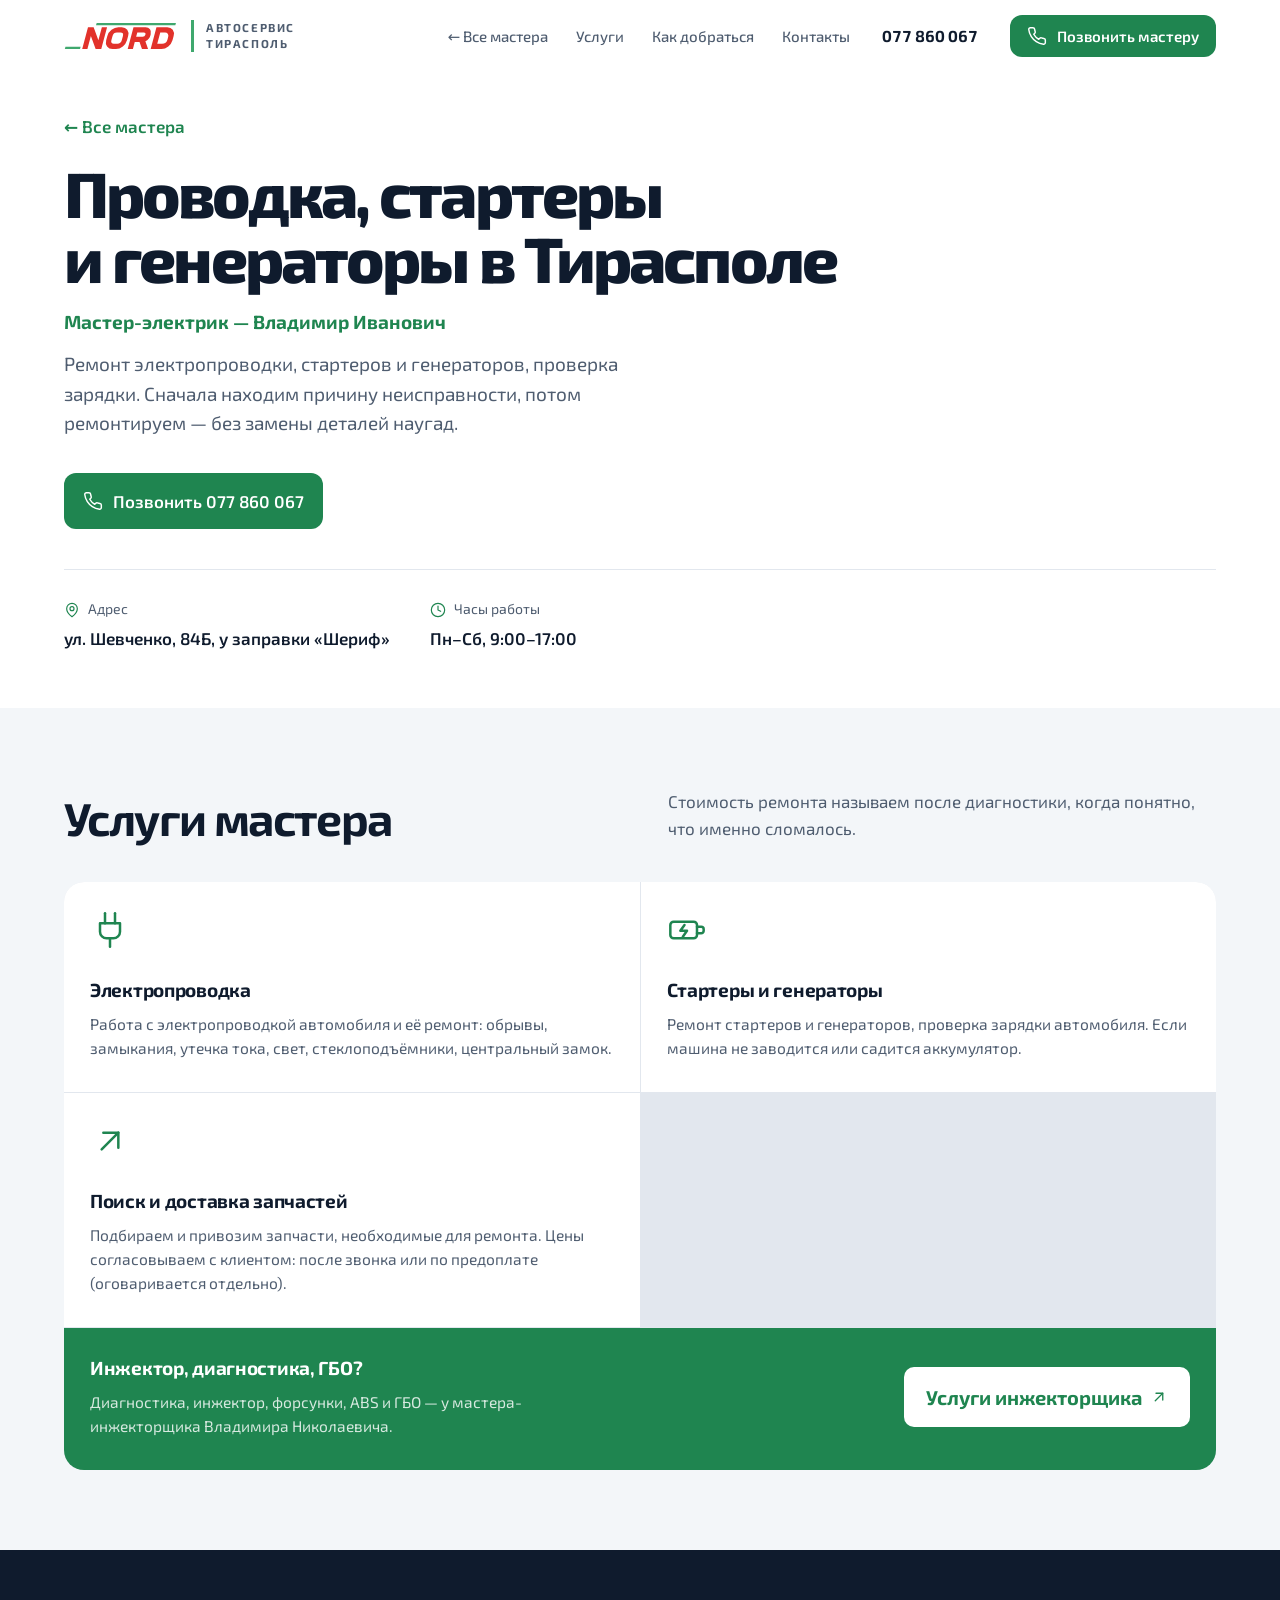
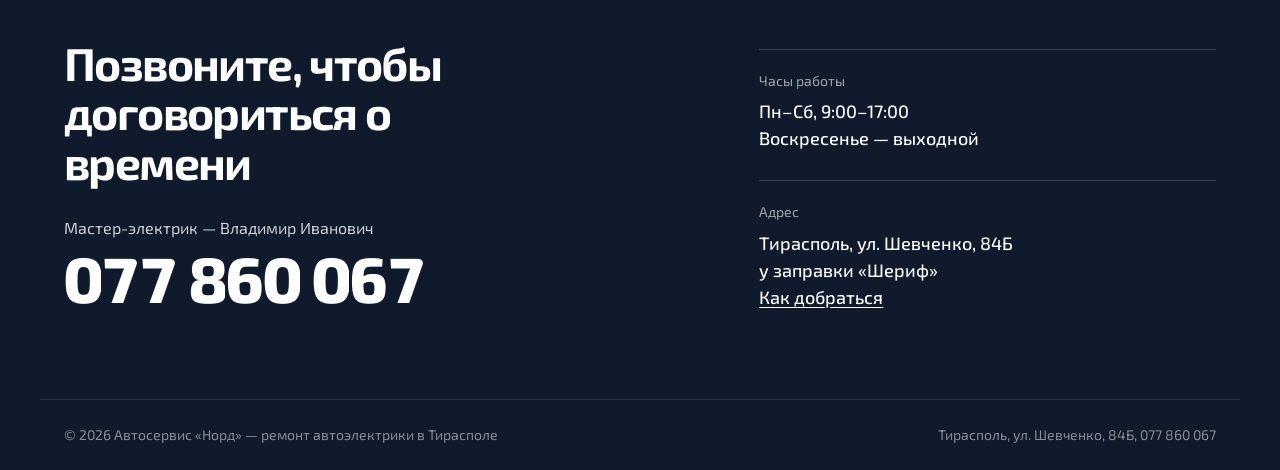
<file: electric.html>
<!DOCTYPE html>
<html lang="ru">
<head>
  <script>document.documentElement.classList.add('js')</script>
  <meta charset="utf-8">
  <meta name="viewport" content="width=device-width, initial-scale=1, viewport-fit=cover">
  <title>Ремонт электропроводки, стартеров и генераторов в Тирасполе — автосервис «Норд»</title>
  <meta name="description" content="Ремонт электропроводки автомобиля, стартеров и генераторов, проверка зарядки. Мастер Владимир Иванович, Тирасполь, ул. Шевченко 84Б. ☎ 077 860 067">
  <meta name="robots" content="index, follow, max-image-preview:large">
  <link rel="canonical" href="https://ot4ainui4elowek.github.io/nord-autoservice/electric.html">
  <meta property="og:type" content="website">
  <meta property="og:locale" content="ru_RU">
  <meta property="og:title" content="Ремонт электропроводки, стартеров и генераторов в Тирасполе — автосервис «Норд»">
  <meta property="og:description" content="Ремонт электропроводки автомобиля, стартеров и генераторов, проверка зарядки. Мастер Владимир Иванович, Тирасполь, ул. Шевченко 84Б. ☎ 077 860 067">
  <meta property="og:url" content="https://ot4ainui4elowek.github.io/nord-autoservice/electric.html">
  <meta property="og:image" content="https://ot4ainui4elowek.github.io/nord-autoservice/img/og.jpg">
  <link rel="icon" href="favicon.ico" sizes="48x48">
  <link rel="icon" href="img/favicon.svg" type="image/svg+xml">
  <link rel="icon" href="img/favicon-32.png" type="image/png" sizes="32x32">
  <link rel="apple-touch-icon" href="img/apple-touch-icon.png">
  <link rel="manifest" href="site.webmanifest">
  <meta name="theme-color" content="#ffffff">
  <link rel="preconnect" href="https://fonts.googleapis.com">
  <link rel="preconnect" href="https://fonts.gstatic.com" crossorigin>
  <link rel="stylesheet" href="https://fonts.googleapis.com/css2?family=Exo+2:wght@400;500;600;700;800&display=swap">
  <link rel="stylesheet" href="styles.css?v=13">
</head>
<body>

<!-- Линейные иконки (stroke, 24×24) -->
<svg width="0" height="0" style="position:absolute" aria-hidden="true">
  <defs>
    <symbol id="i-phone" viewBox="0 0 24 24"><path d="M22 16.92v3a2 2 0 0 1-2.18 2 19.79 19.79 0 0 1-8.63-3.07 19.5 19.5 0 0 1-6-6 19.79 19.79 0 0 1-3.07-8.67A2 2 0 0 1 4.11 2h3a2 2 0 0 1 2 1.72c.13.96.36 1.9.7 2.81a2 2 0 0 1-.45 2.11L8.09 9.91a16 16 0 0 0 6 6l1.27-1.27a2 2 0 0 1 2.11-.45c.9.34 1.85.57 2.81.7A2 2 0 0 1 22 16.92z"/></symbol>
    <symbol id="i-send" viewBox="0 0 24 24"><path d="m22 2-7 20-4-9-9-4z"/><path d="M22 2 11 13"/></symbol>
    <symbol id="b-tg" viewBox="0 0 24 24"><path fill="#26A5E4" stroke="none" d="M11.944 0A12 12 0 0 0 0 12a12 12 0 0 0 12 12 12 12 0 0 0 12-12A12 12 0 0 0 12 0a12 12 0 0 0-.056 0zm4.962 7.224c.1-.002.321.023.465.14a.506.506 0 0 1 .171.325c.016.093.036.306.02.472-.18 1.898-.962 6.502-1.36 8.627-.168.9-.499 1.201-.82 1.23-.696.065-1.225-.46-1.9-.902-1.056-.693-1.653-1.124-2.678-1.8-1.185-.78-.417-1.21.258-1.91.177-.184 3.247-2.977 3.307-3.23.007-.032.014-.15-.056-.212s-.174-.041-.249-.024c-.106.024-1.793 1.14-5.061 3.345-.48.33-.913.49-1.302.48-.428-.008-1.252-.241-1.865-.44-.752-.245-1.349-.374-1.297-.789.027-.216.325-.437.893-.663 3.498-1.524 5.83-2.529 6.998-3.014 3.332-1.386 4.025-1.627 4.476-1.635z"/></symbol>
    <symbol id="b-vb" viewBox="0 0 24 24"><path fill="#7360F2" stroke="none" d="M11.4 0C9.473.028 5.333.344 3.02 2.467 1.302 4.187.696 6.7.633 9.817.57 12.933.488 18.776 6.12 20.36h.003l-.004 2.416s-.037.977.61 1.177c.777.242 1.234-.5 1.98-1.302.407-.44.972-1.084 1.397-1.58 3.85.326 6.812-.416 7.15-.525.776-.252 5.176-.816 5.892-6.657.74-6.02-.36-9.83-2.34-11.546-.596-.55-3.006-2.3-8.375-2.323 0 0-.395-.025-1.037-.017zm.058 1.693c.545-.004.88.017.88.017 4.542.02 6.717 1.388 7.222 1.846 1.675 1.435 2.53 4.868 1.906 9.897v.002c-.604 4.878-4.174 5.184-4.832 5.395-.28.09-2.882.737-6.153.524 0 0-2.436 2.94-3.197 3.704-.12.12-.26.167-.352.144-.13-.033-.166-.188-.165-.414l.02-4.018c-4.762-1.32-4.485-6.292-4.43-8.895.054-2.604.543-4.738 1.996-6.173 1.96-1.773 5.474-2.018 7.11-2.03zm.38 2.602c-.167 0-.303.135-.304.302 0 .167.133.303.3.305 1.624.01 2.946.537 4.028 1.592 1.073 1.046 1.62 2.468 1.633 4.334.002.167.14.3.307.3.166-.002.3-.138.3-.304-.014-1.984-.618-3.596-1.816-4.764-1.19-1.16-2.692-1.753-4.447-1.765zm-3.96.695c-.19-.032-.4.005-.616.117l-.01.002c-.43.247-.816.562-1.146.932-.002.004-.006.004-.008.008-.267.323-.42.638-.46.948-.008.046-.01.093-.007.14 0 .136.022.27.065.4l.013.01c.135.48.473 1.276 1.205 2.604.42.768.903 1.5 1.446 2.186.27.344.56.673.87.984l.132.132c.31.308.64.6.984.87.686.543 1.418 1.027 2.186 1.447 1.328.733 2.126 1.07 2.604 1.206l.01.014c.13.042.265.064.402.063.046.002.092 0 .138-.008.31-.036.627-.19.948-.46.004 0 .003-.002.008-.005.37-.33.683-.72.93-1.148l.003-.01c.225-.432.15-.842-.18-1.12-.004 0-.698-.58-1.037-.83-.36-.255-.73-.492-1.113-.71-.51-.285-1.032-.106-1.248.174l-.447.564c-.23.283-.657.246-.657.246-3.12-.796-3.955-3.955-3.955-3.955s-.037-.426.248-.656l.563-.448c.277-.215.456-.737.17-1.248-.217-.383-.454-.756-.71-1.115-.25-.34-.826-1.033-.83-1.035-.137-.165-.31-.265-.502-.297zm4.49.88c-.158.002-.29.124-.3.282-.01.167.115.312.282.324 1.16.085 2.017.466 2.645 1.15.63.688.93 1.524.906 2.57-.002.168.13.306.3.31.166.003.305-.13.31-.297.025-1.175-.334-2.193-1.067-2.994-.74-.81-1.777-1.253-3.05-1.346h-.024zm.463 1.63c-.16.002-.29.127-.3.287-.008.167.12.31.288.32.523.028.875.175 1.113.422.24.245.388.62.416 1.164.01.167.15.295.318.287.167-.008.295-.15.287-.317-.03-.644-.215-1.178-.58-1.557-.367-.378-.893-.574-1.52-.607h-.018z"/></symbol>
    <symbol id="i-chat" viewBox="0 0 24 24"><path d="M7.9 20A9 9 0 1 0 4 16.1L2 22z"/><path d="M9.5 9.5c0 2.5 2.5 5 5 5"/></symbol>
    <symbol id="i-pin" viewBox="0 0 24 24"><path d="M20 10c0 6-8 12-8 12s-8-6-8-12a8 8 0 0 1 16 0z"/><circle cx="12" cy="10" r="3"/></symbol>
    <symbol id="i-clock" viewBox="0 0 24 24"><circle cx="12" cy="12" r="10"/><path d="M12 6v6l4 2"/></symbol>
    <symbol id="i-check" viewBox="0 0 24 24"><path d="M20 6 9 17l-5-5"/></symbol>
    <symbol id="i-arrow" viewBox="0 0 24 24"><path d="M7 17 17 7"/><path d="M8 7h9v9"/></symbol>
    <!-- услуги -->
    <symbol id="i-wiring" viewBox="0 0 24 24"><path d="M12 22v-5"/><path d="M9 8V2"/><path d="M15 8V2"/><path d="M18 8v5a4 4 0 0 1-4 4h-4a4 4 0 0 1-4-4V8z"/></symbol>
    <symbol id="i-starter" viewBox="0 0 24 24"><rect x="2" y="7" width="16" height="10" rx="2"/><path d="M18 10h2.5a1.5 1.5 0 0 1 1.5 1.5v1a1.5 1.5 0 0 1-1.5 1.5H18"/><path d="m10.5 9-2.5 3.5h4L9.5 16"/></symbol>
    <symbol id="i-scope" viewBox="0 0 24 24"><rect x="2" y="3" width="20" height="15" rx="2"/><path d="M6 11h2l2-4 3 8 2-4h3"/><path d="M8 21h8"/></symbol>
    <symbol id="i-fuel" viewBox="0 0 24 24"><path d="M3 22h12"/><path d="M4 9h10"/><path d="M14 22V4a2 2 0 0 0-2-2H6a2 2 0 0 0-2 2v18"/><path d="M14 13h2a2 2 0 0 1 2 2v2a2 2 0 0 0 4 0V9.83a2 2 0 0 0-.59-1.42L18 5"/></symbol>
    <symbol id="i-spark" viewBox="0 0 24 24"><path d="M10 2h4v3h-4z"/><path d="M9 5h6v4H9z"/><path d="M8 9h8l-1 6H9z"/><path d="M12 15v3"/><path d="M12 18h3"/><path d="m5 19 2-1"/><path d="m19 19-2-1"/><path d="M12 22v-1"/></symbol>
    <symbol id="i-disc" viewBox="0 0 24 24"><circle cx="12" cy="12" r="9"/><circle cx="12" cy="12" r="2.5"/><path d="M5.5 5.5c-1.6 1.7-2.5 4-2.5 6.5"/><path d="M16 4.5 18.5 3l2.5 3.5-2 1.5"/></symbol>
    <symbol id="i-drop" viewBox="0 0 24 24"><path d="M12 21a6 6 0 0 0 6-6c0-1.8-.9-3.3-2.6-4.8S12.5 6.5 12 4.5c-.5 2-1.7 4.2-3.4 5.7S6 13.2 6 15a6 6 0 0 0 6 6z"/><path d="M3 8.5c.8-.8.8-2.2 0-3"/><path d="M21 8.5c-.8-.8-.8-2.2 0-3"/></symbol>
    <symbol id="i-cpu" viewBox="0 0 24 24"><rect x="5" y="5" width="14" height="14" rx="2"/><rect x="9" y="9" width="6" height="6" rx="1"/><path d="M9 2v3M15 2v3M9 19v3M15 19v3M2 9h3M2 15h3M19 9h3M19 15h3"/></symbol>
    <symbol id="i-flame" viewBox="0 0 24 24"><path d="M8.5 14.5A2.5 2.5 0 0 0 11 12c0-1.38-.5-2-1-3-1.07-2.14-.22-4.05 2-6 .5 2.5 2 4.9 4 6.5 2 1.6 3 3.5 3 5.5a7 7 0 1 1-14 0c0-1.15.43-2.29 1-3a2.5 2.5 0 0 0 2.5 2.5z"/></symbol>
  </defs>
</svg>

<header class="topbar" id="top">
  <div class="wrap topbar__inner">
    <a class="logo" href="index.html" aria-label="Автосервис «Норд», на главную">
      <svg class="logo__word" width="113" height="26" viewBox="0 0 520 120" aria-hidden="true"><g fill="#3fa86e"><path d="M150 0H516L513 10H147Z"/><path d="M6 110H76L73 120H3Z"/></g><g fill="#e2322b" transform="translate(110 20) skewX(-15)"><path d="M0 100 V0 H26 L64 60 V0 H88 V100 H62 L24 40 V100 Z"/><path transform="translate(100 0)" fill-rule="evenodd" d="M40 0 H56 A40 40 0 0 1 96 40 V60 A40 40 0 0 1 56 100 H40 A40 40 0 0 1 0 60 V40 A40 40 0 0 1 40 0 Z M40 24 A16 16 0 0 0 24 40 V60 A16 16 0 0 0 40 76 H56 A16 16 0 0 0 72 60 V40 A16 16 0 0 0 56 24 Z"/><path transform="translate(210 0)" fill-rule="evenodd" d="M0 0 H56 A32 32 0 0 1 88 32 V36 A32 32 0 0 1 72 64 L94 100 H66 L46 68 H24 V100 H0 Z M24 24 H54 A10 10 0 0 1 64 34 A10 10 0 0 1 54 44 H24 Z"/><path transform="translate(316 0)" fill-rule="evenodd" d="M0 0 H50 A40 40 0 0 1 90 40 V60 A40 40 0 0 1 50 100 H0 Z M24 24 H46 A20 20 0 0 1 66 44 V56 A20 20 0 0 1 46 76 H24 Z"/></g></svg>
      <span class="logo__tag">Автосервис<br>Тирасполь</span>
    </a>
    <nav class="nav" aria-label="Разделы">
      <a href="index.html#masters">← Все мастера</a>
      <a href="#services">Услуги</a>
      <a href="index.html#route">Как добраться</a>
      <a href="#contacts">Контакты</a>
    </nav>
    <a class="topbar__phone" href="tel:+37377860067">077 860 067</a>
    <a class="btn btn--primary btn--sm topbar__call" href="tel:+37377860067" aria-label="Позвонить мастеру Владимир Иванович">
      <svg class="ic"><use href="#i-phone"/></svg><span>Позвонить мастеру</span>
    </a>
    <button class="burger" type="button" aria-label="Меню" aria-expanded="false" aria-controls="menu"><span></span><span></span><span></span></button>
  </div>
  <div class="menu" id="menu">
    <div class="wrap menu__in">
      <a class="menu__link" href="index.html">Главная</a>
      <a class="menu__link" href="index.html#masters">Все мастера</a>
      <a class="menu__link" href="#services">Услуги</a>
      <a class="menu__link" href="index.html#route">Как добраться</a>
      <div class="menu__contacts">
        <p class="menu__head">Контакты</p>
        <div class="menu__master menu__master--main">
          <p class="menu__role">Мастер-инжекторщик</p>
          <p class="menu__name">Владимир Николаевич</p>
          <div class="menu__btns">
            <a class="btn btn--primary btn--sm" href="tel:+37377895755"><svg class="ic"><use href="#i-phone"/></svg>077 895 755</a>
            <a class="btn btn--line btn--sm" href="https://t.me/+37377895755?text=%D0%97%D0%B4%D1%80%D0%B0%D0%B2%D1%81%D1%82%D0%B2%D1%83%D0%B9%D1%82%D0%B5%21%20%D0%A5%D0%BE%D1%87%D1%83%20%D0%B7%D0%B0%D0%BF%D0%B8%D1%81%D0%B0%D1%82%D1%8C%D1%81%D1%8F%20%D0%BD%D0%B0%20%D1%80%D0%B5%D0%BC%D0%BE%D0%BD%D1%82%20%D0%B0%D0%B2%D1%82%D0%BE%D1%8D%D0%BB%D0%B5%D0%BA%D1%82%D1%80%D0%B8%D0%BA%D0%B8.%20%D0%90%D0%B2%D1%82%D0%BE%D0%BC%D0%BE%D0%B1%D0%B8%D0%BB%D1%8C%20%28%D0%BC%D0%B0%D1%80%D0%BA%D0%B0%2C%20%D0%B3%D0%BE%D0%B4%29%3A%20" target="_blank" rel="noopener" aria-label="Telegram: Владимир Николаевич"><svg class="ic"><use href="#b-tg"/></svg><span>Telegram</span></a>
            <a class="btn btn--line btn--sm" href="viber://chat?number=%2B37377895755" aria-label="Viber: Владимир Николаевич"><svg class="ic"><use href="#b-vb"/></svg><span>Viber</span></a>
          </div>
        </div>
        <div class="menu__master">
          <p class="menu__role">Мастер-электрик</p>
          <p class="menu__name">Владимир Иванович</p>
          <div class="menu__btns">
            <a class="btn btn--primary btn--sm" href="tel:+37377860067"><svg class="ic"><use href="#i-phone"/></svg>077 860 067</a>
            <a class="btn btn--line btn--sm" href="https://t.me/+37377860067?text=%D0%97%D0%B4%D1%80%D0%B0%D0%B2%D1%81%D1%82%D0%B2%D1%83%D0%B9%D1%82%D0%B5%21%20%D0%A5%D0%BE%D1%87%D1%83%20%D0%B7%D0%B0%D0%BF%D0%B8%D1%81%D0%B0%D1%82%D1%8C%D1%81%D1%8F%20%D0%BD%D0%B0%20%D1%80%D0%B5%D0%BC%D0%BE%D0%BD%D1%82%20%D0%B0%D0%B2%D1%82%D0%BE%D1%8D%D0%BB%D0%B5%D0%BA%D1%82%D1%80%D0%B8%D0%BA%D0%B8.%20%D0%90%D0%B2%D1%82%D0%BE%D0%BC%D0%BE%D0%B1%D0%B8%D0%BB%D1%8C%20%28%D0%BC%D0%B0%D1%80%D0%BA%D0%B0%2C%20%D0%B3%D0%BE%D0%B4%29%3A%20" target="_blank" rel="noopener" aria-label="Telegram: Владимир Иванович"><svg class="ic"><use href="#b-tg"/></svg><span>Telegram</span></a>
            <a class="btn btn--line btn--sm" href="viber://chat?number=%2B37377860067" aria-label="Viber: Владимир Иванович"><svg class="ic"><use href="#b-vb"/></svg><span>Viber</span></a>
          </div>
        </div>
        <p class="menu__info">Пн–Сб, 9:00–17:00<br>Тирасполь, ул. Шевченко, 84Б, у заправки «Шериф»</p>
      </div>
    </div>
  </div>
</header>

<main>
  <section class="mhero">
    <div class="wrap">
      <a class="mhero__back" href="index.html#masters">← Все мастера</a>
      <h1>Проводка, стартеры и&nbsp;генераторы в&nbsp;Тирасполе</h1>
      <p class="mhero__who">Мастер-электрик — Владимир Иванович</p>
      <p class="hero__lead">Ремонт электропроводки, стартеров и генераторов, проверка зарядки. Сначала находим причину неисправности, потом ремонтируем — без замены деталей наугад.</p>
      <div class="hero__actions">
        <a class="btn btn--primary btn--lg" href="tel:+37377860067"><svg class="ic"><use href="#i-phone"/></svg>Позвонить 077 860 067</a>
      </div>
      <dl class="hero__meta">
        <div><dt><svg class="ic"><use href="#i-pin"/></svg>Адрес</dt><dd>ул. Шевченко, 84Б, у&nbsp;заправки «Шериф»</dd></div>
        <div><dt><svg class="ic"><use href="#i-clock"/></svg>Часы работы</dt><dd>Пн–Сб, 9:00–17:00</dd></div>
      </dl>
    </div>
  </section>

  <section class="block block--surface" id="services">
    <div class="wrap">
      <header class="block__head">
        <h2>Услуги мастера</h2>
        <p>Стоимость ремонта называем после диагностики, когда понятно, что именно сломалось.</p>
      </header>
      <ul class="services services--2">
        <li class="service">
          <svg class="service__ic"><use href="#i-wiring"/></svg>
          <h3>Электропроводка</h3>
          <p>Работа с электропроводкой автомобиля и её ремонт: обрывы, замыкания, утечка тока, свет, стеклоподъёмники, центральный замок.</p>
        </li>
        <li class="service">
          <svg class="service__ic"><use href="#i-starter"/></svg>
          <h3>Стартеры и генераторы</h3>
          <p>Ремонт стартеров и генераторов, проверка зарядки автомобиля. Если машина не заводится или садится аккумулятор.</p>
        </li>
        <li class="service">
          <svg class="service__ic"><use href="#i-arrow"/></svg>
          <h3>Поиск и доставка запчастей</h3>
          <p>Подбираем и привозим запчасти, необходимые для ремонта. Цены согласовываем с клиентом: после звонка или по предоплате (оговаривается отдельно).</p>
        </li>
        <li class="service service--cta">
          <h3>Инжектор, диагностика, ГБО?</h3>
          <p>Диагностика, инжектор, форсунки, ABS и ГБО — у мастера-инжекторщика Владимира Николаевича.</p>
          <a class="service__link" href="injector.html">Услуги инжекторщика<svg class="ic"><use href="#i-arrow"/></svg></a>
        </li>
      </ul>
    </div>
  </section>

  <section class="contacts" id="contacts">
    <div class="wrap contacts__grid">
      <div>
        <h2>Позвоните, чтобы договориться о времени</h2>
        <p class="contacts__who">Мастер-электрик — Владимир Иванович</p>
        <a class="contacts__phone" href="tel:+37377860067">077 860 067</a>
      </div>
      <dl class="contacts__info">
        <div><dt>Часы работы</dt><dd>Пн–Сб, 9:00–17:00<br>Воскресенье — выходной</dd></div>
        <div><dt>Адрес</dt><dd>Тирасполь, ул. Шевченко, 84Б<br>у заправки «Шериф»<br><a href="index.html#route" style="text-decoration:underline;text-underline-offset:3px">Как добраться</a></dd></div>
      </dl>
    </div>
  </section>
</main>

<footer class="footer">
  <div class="wrap footer__inner">
    <p>© <span id="year">2026</span> Автосервис «Норд» — ремонт автоэлектрики в Тирасполе</p>
    <p>Тирасполь, ул. Шевченко, 84Б, <a href="tel:+37377860067">077 860 067</a></p>
  </div>
</footer>

<script src="script.js?v=8" defer></script>
</body>
</html>
</file>
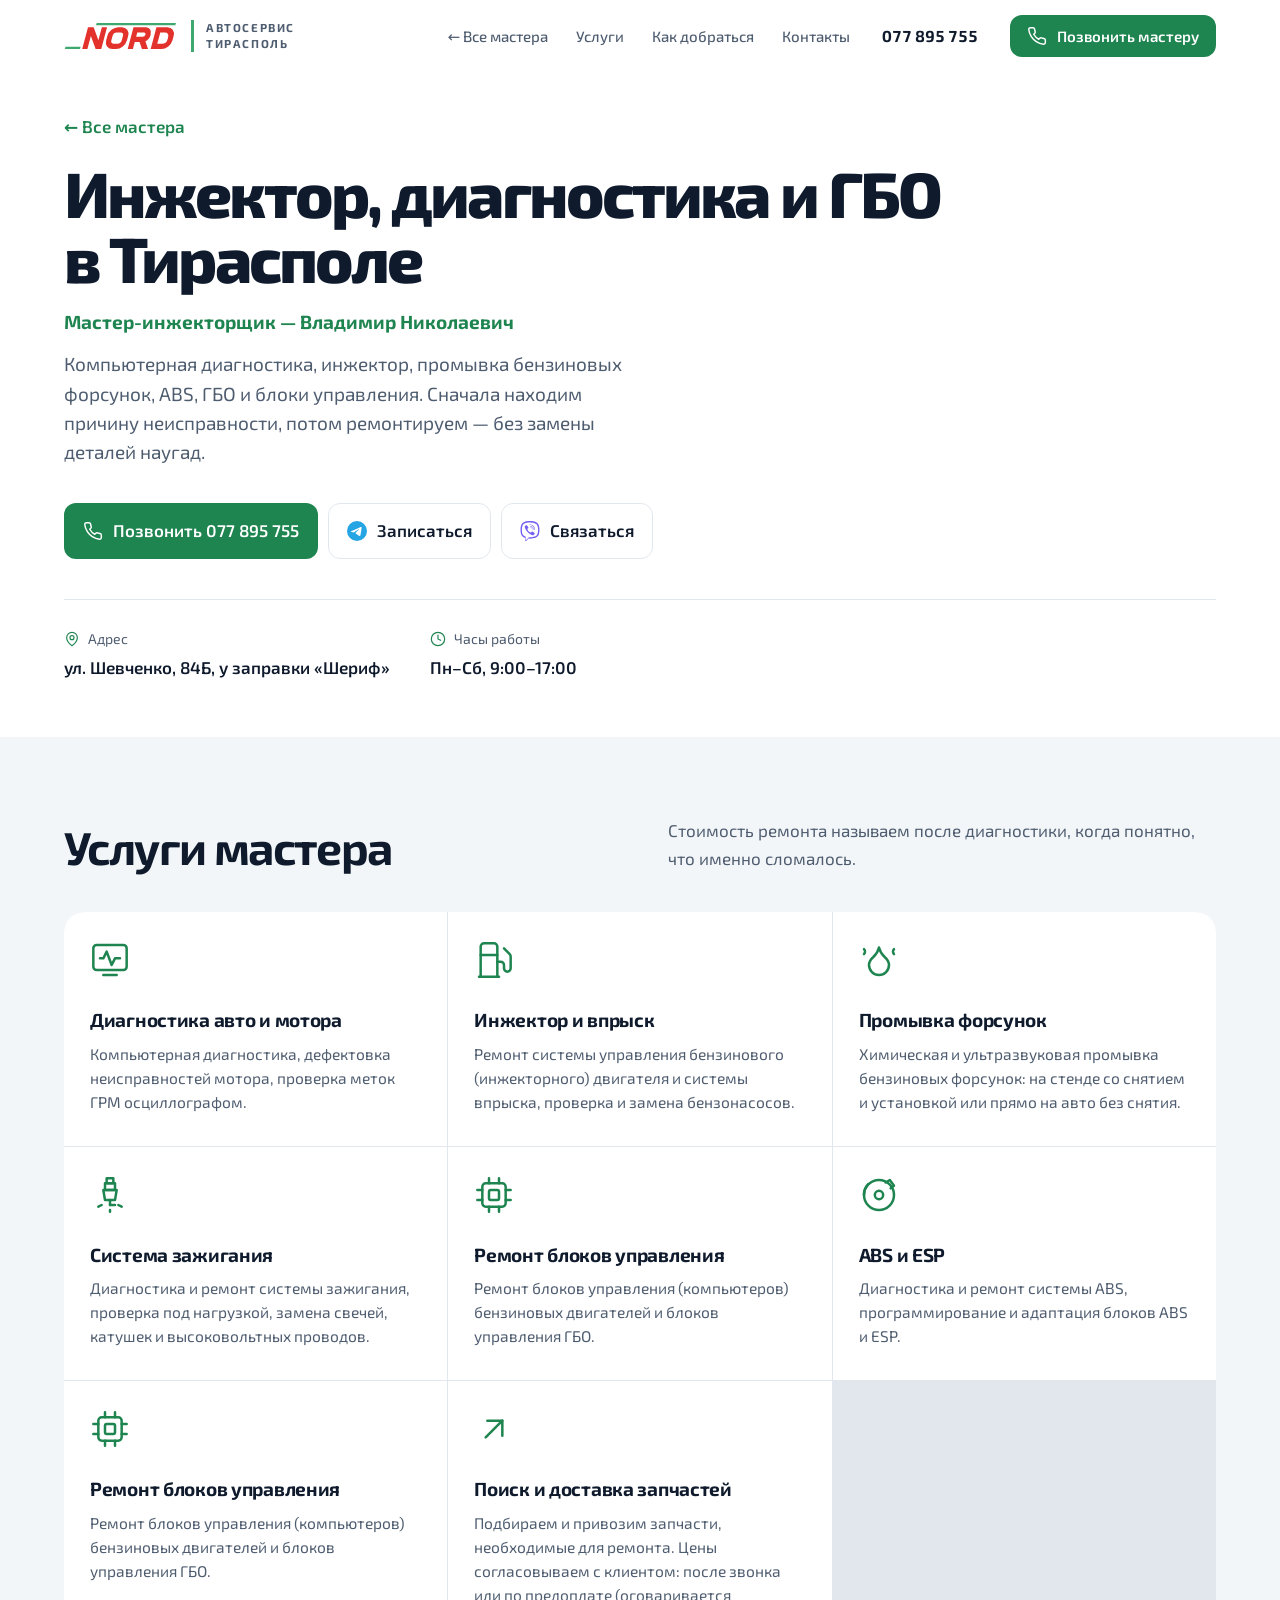
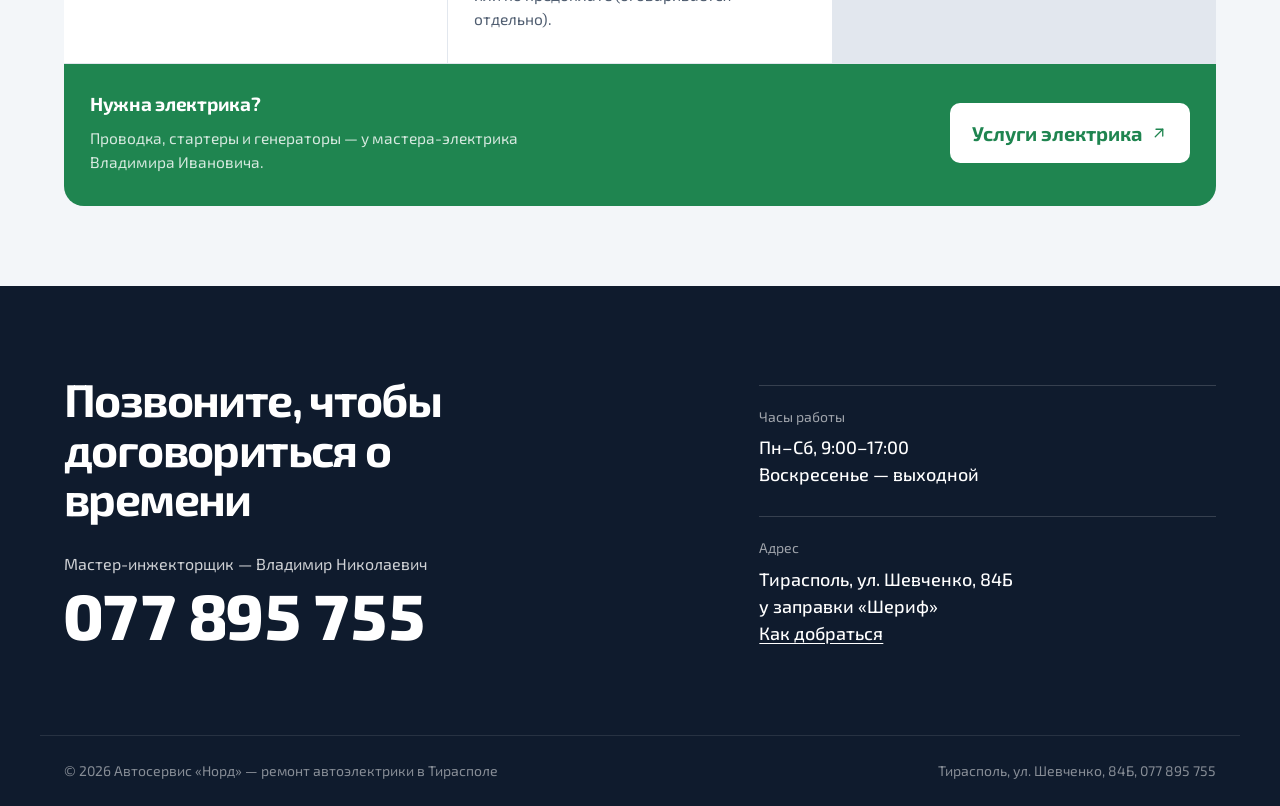
<file: injector.html>
<!DOCTYPE html>
<html lang="ru">
<head>
  <script>document.documentElement.classList.add('js')</script>
  <meta charset="utf-8">
  <meta name="viewport" content="width=device-width, initial-scale=1, viewport-fit=cover">
  <title>Ремонт инжектора, диагностика, промывка форсунок, ГБО в Тирасполе — автосервис «Норд»</title>
  <meta name="description" content="Инжектор и впрыск, компьютерная диагностика, промывка бензиновых форсунок, зажигание, блоки управления, ABS/ESP, ГБО. Мастер Владимир Николаевич, Тирасполь, ул. Шевченко 84Б. ☎ 077 895 755">
  <meta name="robots" content="index, follow, max-image-preview:large">
  <link rel="canonical" href="https://ot4ainui4elowek.github.io/nord-autoservice/injector.html">
  <meta property="og:type" content="website">
  <meta property="og:locale" content="ru_RU">
  <meta property="og:title" content="Ремонт инжектора, диагностика, промывка форсунок, ГБО в Тирасполе — автосервис «Норд»">
  <meta property="og:description" content="Инжектор и впрыск, компьютерная диагностика, промывка бензиновых форсунок, зажигание, блоки управления, ABS/ESP, ГБО. Мастер Владимир Николаевич, Тирасполь, ул. Шевченко 84Б. ☎ 077 895 755">
  <meta property="og:url" content="https://ot4ainui4elowek.github.io/nord-autoservice/injector.html">
  <meta property="og:image" content="https://ot4ainui4elowek.github.io/nord-autoservice/img/og.jpg">
  <link rel="icon" href="favicon.ico" sizes="48x48">
  <link rel="icon" href="img/favicon.svg" type="image/svg+xml">
  <link rel="icon" href="img/favicon-32.png" type="image/png" sizes="32x32">
  <link rel="apple-touch-icon" href="img/apple-touch-icon.png">
  <link rel="manifest" href="site.webmanifest">
  <meta name="theme-color" content="#ffffff">
  <link rel="preconnect" href="https://fonts.googleapis.com">
  <link rel="preconnect" href="https://fonts.gstatic.com" crossorigin>
  <link rel="stylesheet" href="https://fonts.googleapis.com/css2?family=Exo+2:wght@400;500;600;700;800&display=swap">
  <link rel="stylesheet" href="styles.css?v=13">
</head>
<body>

<!-- Линейные иконки (stroke, 24×24) -->
<svg width="0" height="0" style="position:absolute" aria-hidden="true">
  <defs>
    <symbol id="i-phone" viewBox="0 0 24 24"><path d="M22 16.92v3a2 2 0 0 1-2.18 2 19.79 19.79 0 0 1-8.63-3.07 19.5 19.5 0 0 1-6-6 19.79 19.79 0 0 1-3.07-8.67A2 2 0 0 1 4.11 2h3a2 2 0 0 1 2 1.72c.13.96.36 1.9.7 2.81a2 2 0 0 1-.45 2.11L8.09 9.91a16 16 0 0 0 6 6l1.27-1.27a2 2 0 0 1 2.11-.45c.9.34 1.85.57 2.81.7A2 2 0 0 1 22 16.92z"/></symbol>
    <symbol id="i-send" viewBox="0 0 24 24"><path d="m22 2-7 20-4-9-9-4z"/><path d="M22 2 11 13"/></symbol>
    <symbol id="b-tg" viewBox="0 0 24 24"><path fill="#26A5E4" stroke="none" d="M11.944 0A12 12 0 0 0 0 12a12 12 0 0 0 12 12 12 12 0 0 0 12-12A12 12 0 0 0 12 0a12 12 0 0 0-.056 0zm4.962 7.224c.1-.002.321.023.465.14a.506.506 0 0 1 .171.325c.016.093.036.306.02.472-.18 1.898-.962 6.502-1.36 8.627-.168.9-.499 1.201-.82 1.23-.696.065-1.225-.46-1.9-.902-1.056-.693-1.653-1.124-2.678-1.8-1.185-.78-.417-1.21.258-1.91.177-.184 3.247-2.977 3.307-3.23.007-.032.014-.15-.056-.212s-.174-.041-.249-.024c-.106.024-1.793 1.14-5.061 3.345-.48.33-.913.49-1.302.48-.428-.008-1.252-.241-1.865-.44-.752-.245-1.349-.374-1.297-.789.027-.216.325-.437.893-.663 3.498-1.524 5.83-2.529 6.998-3.014 3.332-1.386 4.025-1.627 4.476-1.635z"/></symbol>
    <symbol id="b-vb" viewBox="0 0 24 24"><path fill="#7360F2" stroke="none" d="M11.4 0C9.473.028 5.333.344 3.02 2.467 1.302 4.187.696 6.7.633 9.817.57 12.933.488 18.776 6.12 20.36h.003l-.004 2.416s-.037.977.61 1.177c.777.242 1.234-.5 1.98-1.302.407-.44.972-1.084 1.397-1.58 3.85.326 6.812-.416 7.15-.525.776-.252 5.176-.816 5.892-6.657.74-6.02-.36-9.83-2.34-11.546-.596-.55-3.006-2.3-8.375-2.323 0 0-.395-.025-1.037-.017zm.058 1.693c.545-.004.88.017.88.017 4.542.02 6.717 1.388 7.222 1.846 1.675 1.435 2.53 4.868 1.906 9.897v.002c-.604 4.878-4.174 5.184-4.832 5.395-.28.09-2.882.737-6.153.524 0 0-2.436 2.94-3.197 3.704-.12.12-.26.167-.352.144-.13-.033-.166-.188-.165-.414l.02-4.018c-4.762-1.32-4.485-6.292-4.43-8.895.054-2.604.543-4.738 1.996-6.173 1.96-1.773 5.474-2.018 7.11-2.03zm.38 2.602c-.167 0-.303.135-.304.302 0 .167.133.303.3.305 1.624.01 2.946.537 4.028 1.592 1.073 1.046 1.62 2.468 1.633 4.334.002.167.14.3.307.3.166-.002.3-.138.3-.304-.014-1.984-.618-3.596-1.816-4.764-1.19-1.16-2.692-1.753-4.447-1.765zm-3.96.695c-.19-.032-.4.005-.616.117l-.01.002c-.43.247-.816.562-1.146.932-.002.004-.006.004-.008.008-.267.323-.42.638-.46.948-.008.046-.01.093-.007.14 0 .136.022.27.065.4l.013.01c.135.48.473 1.276 1.205 2.604.42.768.903 1.5 1.446 2.186.27.344.56.673.87.984l.132.132c.31.308.64.6.984.87.686.543 1.418 1.027 2.186 1.447 1.328.733 2.126 1.07 2.604 1.206l.01.014c.13.042.265.064.402.063.046.002.092 0 .138-.008.31-.036.627-.19.948-.46.004 0 .003-.002.008-.005.37-.33.683-.72.93-1.148l.003-.01c.225-.432.15-.842-.18-1.12-.004 0-.698-.58-1.037-.83-.36-.255-.73-.492-1.113-.71-.51-.285-1.032-.106-1.248.174l-.447.564c-.23.283-.657.246-.657.246-3.12-.796-3.955-3.955-3.955-3.955s-.037-.426.248-.656l.563-.448c.277-.215.456-.737.17-1.248-.217-.383-.454-.756-.71-1.115-.25-.34-.826-1.033-.83-1.035-.137-.165-.31-.265-.502-.297zm4.49.88c-.158.002-.29.124-.3.282-.01.167.115.312.282.324 1.16.085 2.017.466 2.645 1.15.63.688.93 1.524.906 2.57-.002.168.13.306.3.31.166.003.305-.13.31-.297.025-1.175-.334-2.193-1.067-2.994-.74-.81-1.777-1.253-3.05-1.346h-.024zm.463 1.63c-.16.002-.29.127-.3.287-.008.167.12.31.288.32.523.028.875.175 1.113.422.24.245.388.62.416 1.164.01.167.15.295.318.287.167-.008.295-.15.287-.317-.03-.644-.215-1.178-.58-1.557-.367-.378-.893-.574-1.52-.607h-.018z"/></symbol>
    <symbol id="i-chat" viewBox="0 0 24 24"><path d="M7.9 20A9 9 0 1 0 4 16.1L2 22z"/><path d="M9.5 9.5c0 2.5 2.5 5 5 5"/></symbol>
    <symbol id="i-pin" viewBox="0 0 24 24"><path d="M20 10c0 6-8 12-8 12s-8-6-8-12a8 8 0 0 1 16 0z"/><circle cx="12" cy="10" r="3"/></symbol>
    <symbol id="i-clock" viewBox="0 0 24 24"><circle cx="12" cy="12" r="10"/><path d="M12 6v6l4 2"/></symbol>
    <symbol id="i-check" viewBox="0 0 24 24"><path d="M20 6 9 17l-5-5"/></symbol>
    <symbol id="i-arrow" viewBox="0 0 24 24"><path d="M7 17 17 7"/><path d="M8 7h9v9"/></symbol>
    <!-- услуги -->
    <symbol id="i-wiring" viewBox="0 0 24 24"><path d="M12 22v-5"/><path d="M9 8V2"/><path d="M15 8V2"/><path d="M18 8v5a4 4 0 0 1-4 4h-4a4 4 0 0 1-4-4V8z"/></symbol>
    <symbol id="i-starter" viewBox="0 0 24 24"><rect x="2" y="7" width="16" height="10" rx="2"/><path d="M18 10h2.5a1.5 1.5 0 0 1 1.5 1.5v1a1.5 1.5 0 0 1-1.5 1.5H18"/><path d="m10.5 9-2.5 3.5h4L9.5 16"/></symbol>
    <symbol id="i-scope" viewBox="0 0 24 24"><rect x="2" y="3" width="20" height="15" rx="2"/><path d="M6 11h2l2-4 3 8 2-4h3"/><path d="M8 21h8"/></symbol>
    <symbol id="i-fuel" viewBox="0 0 24 24"><path d="M3 22h12"/><path d="M4 9h10"/><path d="M14 22V4a2 2 0 0 0-2-2H6a2 2 0 0 0-2 2v18"/><path d="M14 13h2a2 2 0 0 1 2 2v2a2 2 0 0 0 4 0V9.83a2 2 0 0 0-.59-1.42L18 5"/></symbol>
    <symbol id="i-spark" viewBox="0 0 24 24"><path d="M10 2h4v3h-4z"/><path d="M9 5h6v4H9z"/><path d="M8 9h8l-1 6H9z"/><path d="M12 15v3"/><path d="M12 18h3"/><path d="m5 19 2-1"/><path d="m19 19-2-1"/><path d="M12 22v-1"/></symbol>
    <symbol id="i-disc" viewBox="0 0 24 24"><circle cx="12" cy="12" r="9"/><circle cx="12" cy="12" r="2.5"/><path d="M5.5 5.5c-1.6 1.7-2.5 4-2.5 6.5"/><path d="M16 4.5 18.5 3l2.5 3.5-2 1.5"/></symbol>
    <symbol id="i-drop" viewBox="0 0 24 24"><path d="M12 21a6 6 0 0 0 6-6c0-1.8-.9-3.3-2.6-4.8S12.5 6.5 12 4.5c-.5 2-1.7 4.2-3.4 5.7S6 13.2 6 15a6 6 0 0 0 6 6z"/><path d="M3 8.5c.8-.8.8-2.2 0-3"/><path d="M21 8.5c-.8-.8-.8-2.2 0-3"/></symbol>
    <symbol id="i-cpu" viewBox="0 0 24 24"><rect x="5" y="5" width="14" height="14" rx="2"/><rect x="9" y="9" width="6" height="6" rx="1"/><path d="M9 2v3M15 2v3M9 19v3M15 19v3M2 9h3M2 15h3M19 9h3M19 15h3"/></symbol>
    <symbol id="i-flame" viewBox="0 0 24 24"><path d="M8.5 14.5A2.5 2.5 0 0 0 11 12c0-1.38-.5-2-1-3-1.07-2.14-.22-4.05 2-6 .5 2.5 2 4.9 4 6.5 2 1.6 3 3.5 3 5.5a7 7 0 1 1-14 0c0-1.15.43-2.29 1-3a2.5 2.5 0 0 0 2.5 2.5z"/></symbol>
  </defs>
</svg>

<header class="topbar" id="top">
  <div class="wrap topbar__inner">
    <a class="logo" href="index.html" aria-label="Автосервис «Норд», на главную">
      <svg class="logo__word" width="113" height="26" viewBox="0 0 520 120" aria-hidden="true"><g fill="#3fa86e"><path d="M150 0H516L513 10H147Z"/><path d="M6 110H76L73 120H3Z"/></g><g fill="#e2322b" transform="translate(110 20) skewX(-15)"><path d="M0 100 V0 H26 L64 60 V0 H88 V100 H62 L24 40 V100 Z"/><path transform="translate(100 0)" fill-rule="evenodd" d="M40 0 H56 A40 40 0 0 1 96 40 V60 A40 40 0 0 1 56 100 H40 A40 40 0 0 1 0 60 V40 A40 40 0 0 1 40 0 Z M40 24 A16 16 0 0 0 24 40 V60 A16 16 0 0 0 40 76 H56 A16 16 0 0 0 72 60 V40 A16 16 0 0 0 56 24 Z"/><path transform="translate(210 0)" fill-rule="evenodd" d="M0 0 H56 A32 32 0 0 1 88 32 V36 A32 32 0 0 1 72 64 L94 100 H66 L46 68 H24 V100 H0 Z M24 24 H54 A10 10 0 0 1 64 34 A10 10 0 0 1 54 44 H24 Z"/><path transform="translate(316 0)" fill-rule="evenodd" d="M0 0 H50 A40 40 0 0 1 90 40 V60 A40 40 0 0 1 50 100 H0 Z M24 24 H46 A20 20 0 0 1 66 44 V56 A20 20 0 0 1 46 76 H24 Z"/></g></svg>
      <span class="logo__tag">Автосервис<br>Тирасполь</span>
    </a>
    <nav class="nav" aria-label="Разделы">
      <a href="index.html#masters">← Все мастера</a>
      <a href="#services">Услуги</a>
      <a href="index.html#route">Как добраться</a>
      <a href="#contacts">Контакты</a>
    </nav>
    <a class="topbar__phone" href="tel:+37377895755">077 895 755</a>
    <a class="btn btn--primary btn--sm topbar__call" href="tel:+37377895755" aria-label="Позвонить мастеру Владимир Николаевич">
      <svg class="ic"><use href="#i-phone"/></svg><span>Позвонить мастеру</span>
    </a>
    <button class="burger" type="button" aria-label="Меню" aria-expanded="false" aria-controls="menu"><span></span><span></span><span></span></button>
  </div>
  <div class="menu" id="menu">
    <div class="wrap menu__in">
      <a class="menu__link" href="index.html">Главная</a>
      <a class="menu__link" href="index.html#masters">Все мастера</a>
      <a class="menu__link" href="#services">Услуги</a>
      <a class="menu__link" href="index.html#route">Как добраться</a>
      <div class="menu__contacts">
        <p class="menu__head">Контакты</p>
        <div class="menu__master menu__master--main">
          <p class="menu__role">Мастер-инжекторщик</p>
          <p class="menu__name">Владимир Николаевич</p>
          <div class="menu__btns">
            <a class="btn btn--primary btn--sm" href="tel:+37377895755"><svg class="ic"><use href="#i-phone"/></svg>077 895 755</a>
            <a class="btn btn--line btn--sm" href="https://t.me/+37377895755?text=%D0%97%D0%B4%D1%80%D0%B0%D0%B2%D1%81%D1%82%D0%B2%D1%83%D0%B9%D1%82%D0%B5%21%20%D0%A5%D0%BE%D1%87%D1%83%20%D0%B7%D0%B0%D0%BF%D0%B8%D1%81%D0%B0%D1%82%D1%8C%D1%81%D1%8F%20%D0%BD%D0%B0%20%D1%80%D0%B5%D0%BC%D0%BE%D0%BD%D1%82%20%D0%B0%D0%B2%D1%82%D0%BE%D1%8D%D0%BB%D0%B5%D0%BA%D1%82%D1%80%D0%B8%D0%BA%D0%B8.%20%D0%90%D0%B2%D1%82%D0%BE%D0%BC%D0%BE%D0%B1%D0%B8%D0%BB%D1%8C%20%28%D0%BC%D0%B0%D1%80%D0%BA%D0%B0%2C%20%D0%B3%D0%BE%D0%B4%29%3A%20" target="_blank" rel="noopener" aria-label="Telegram: Владимир Николаевич"><svg class="ic"><use href="#b-tg"/></svg><span>Telegram</span></a>
            <a class="btn btn--line btn--sm" href="viber://chat?number=%2B37377895755" aria-label="Viber: Владимир Николаевич"><svg class="ic"><use href="#b-vb"/></svg><span>Viber</span></a>
          </div>
        </div>
        <div class="menu__master">
          <p class="menu__role">Мастер-электрик</p>
          <p class="menu__name">Владимир Иванович</p>
          <div class="menu__btns">
            <a class="btn btn--primary btn--sm" href="tel:+37377860067"><svg class="ic"><use href="#i-phone"/></svg>077 860 067</a>
            <a class="btn btn--line btn--sm" href="https://t.me/+37377860067?text=%D0%97%D0%B4%D1%80%D0%B0%D0%B2%D1%81%D1%82%D0%B2%D1%83%D0%B9%D1%82%D0%B5%21%20%D0%A5%D0%BE%D1%87%D1%83%20%D0%B7%D0%B0%D0%BF%D0%B8%D1%81%D0%B0%D1%82%D1%8C%D1%81%D1%8F%20%D0%BD%D0%B0%20%D1%80%D0%B5%D0%BC%D0%BE%D0%BD%D1%82%20%D0%B0%D0%B2%D1%82%D0%BE%D1%8D%D0%BB%D0%B5%D0%BA%D1%82%D1%80%D0%B8%D0%BA%D0%B8.%20%D0%90%D0%B2%D1%82%D0%BE%D0%BC%D0%BE%D0%B1%D0%B8%D0%BB%D1%8C%20%28%D0%BC%D0%B0%D1%80%D0%BA%D0%B0%2C%20%D0%B3%D0%BE%D0%B4%29%3A%20" target="_blank" rel="noopener" aria-label="Telegram: Владимир Иванович"><svg class="ic"><use href="#b-tg"/></svg><span>Telegram</span></a>
            <a class="btn btn--line btn--sm" href="viber://chat?number=%2B37377860067" aria-label="Viber: Владимир Иванович"><svg class="ic"><use href="#b-vb"/></svg><span>Viber</span></a>
          </div>
        </div>
        <p class="menu__info">Пн–Сб, 9:00–17:00<br>Тирасполь, ул. Шевченко, 84Б, у заправки «Шериф»</p>
      </div>
    </div>
  </div>
</header>

<main>
  <section class="mhero">
    <div class="wrap">
      <a class="mhero__back" href="index.html#masters">← Все мастера</a>
      <h1>Инжектор, диагностика и&nbsp;ГБО в&nbsp;Тирасполе</h1>
      <p class="mhero__who">Мастер-инжекторщик — Владимир Николаевич</p>
      <p class="hero__lead">Компьютерная диагностика, инжектор, промывка бензиновых форсунок, ABS, ГБО и блоки управления. Сначала находим причину неисправности, потом ремонтируем — без замены деталей наугад.</p>
      <div class="hero__actions">
        <a class="btn btn--primary btn--lg" href="tel:+37377895755"><svg class="ic"><use href="#i-phone"/></svg>Позвонить 077 895 755</a>
        <a class="btn btn--line btn--lg" aria-label="Записаться к мастеру в Telegram" href="https://t.me/+37377895755?text=%D0%97%D0%B4%D1%80%D0%B0%D0%B2%D1%81%D1%82%D0%B2%D1%83%D0%B9%D1%82%D0%B5%21%20%D0%A5%D0%BE%D1%87%D1%83%20%D0%B7%D0%B0%D0%BF%D0%B8%D1%81%D0%B0%D1%82%D1%8C%D1%81%D1%8F%20%D0%BD%D0%B0%20%D1%80%D0%B5%D0%BC%D0%BE%D0%BD%D1%82%20%D0%B0%D0%B2%D1%82%D0%BE%D1%8D%D0%BB%D0%B5%D0%BA%D1%82%D1%80%D0%B8%D0%BA%D0%B8.%20%D0%90%D0%B2%D1%82%D0%BE%D0%BC%D0%BE%D0%B1%D0%B8%D0%BB%D1%8C%20%28%D0%BC%D0%B0%D1%80%D0%BA%D0%B0%2C%20%D0%B3%D0%BE%D0%B4%29%3A%20" target="_blank" rel="noopener"><svg class="ic"><use href="#b-tg"/></svg><span>Записаться</span></a>
        <a class="btn btn--line btn--lg" href="viber://chat?number=%2B37377895755" aria-label="Связаться с мастером в Viber"><svg class="ic"><use href="#b-vb"/></svg><span>Связаться</span></a>
      </div>
      <dl class="hero__meta">
        <div><dt><svg class="ic"><use href="#i-pin"/></svg>Адрес</dt><dd>ул. Шевченко, 84Б, у&nbsp;заправки «Шериф»</dd></div>
        <div><dt><svg class="ic"><use href="#i-clock"/></svg>Часы работы</dt><dd>Пн–Сб, 9:00–17:00</dd></div>
      </dl>
    </div>
  </section>

  <section class="block block--surface" id="services">
    <div class="wrap">
      <header class="block__head">
        <h2>Услуги мастера</h2>
        <p>Стоимость ремонта называем после диагностики, когда понятно, что именно сломалось.</p>
      </header>
      <ul class="services">
        <li class="service">
          <svg class="service__ic"><use href="#i-scope"/></svg>
          <h3>Диагностика авто и мотора</h3>
          <p>Компьютерная диагностика, дефектовка неисправностей мотора, проверка меток ГРМ осциллографом.</p>
        </li>
        <li class="service">
          <svg class="service__ic"><use href="#i-fuel"/></svg>
          <h3>Инжектор и впрыск</h3>
          <p>Ремонт системы управления бензинового (инжекторного) двигателя и системы впрыска, проверка и замена бензонасосов.</p>
        </li>
        <li class="service">
          <svg class="service__ic"><use href="#i-drop"/></svg>
          <h3>Промывка форсунок</h3>
          <p>Химическая и ультразвуковая промывка бензиновых форсунок: на стенде со снятием и установкой или прямо на авто без снятия.</p>
        </li>
        <li class="service">
          <svg class="service__ic"><use href="#i-spark"/></svg>
          <h3>Система зажигания</h3>
          <p>Диагностика и ремонт системы зажигания, проверка под нагрузкой, замена свечей, катушек и высоковольтных проводов.</p>
        </li>
        <li class="service">
          <svg class="service__ic"><use href="#i-cpu"/></svg>
          <h3>Ремонт блоков управления</h3>
          <p>Ремонт блоков управления (компьютеров) бензиновых двигателей и блоков управления ГБО.</p>
        </li>
        <li class="service">
          <svg class="service__ic"><use href="#i-disc"/></svg>
          <h3>ABS и ESP</h3>
          <p>Диагностика и ремонт системы ABS, программирование и адаптация блоков ABS и ESP.</p>
        </li>
        <li class="service">
          <svg class="service__ic"><use href="#i-cpu"/></svg>
          <h3>Ремонт блоков управления</h3>
          <p>Ремонт блоков управления (компьютеров) бензиновых двигателей и блоков управления ГБО.</p>
        </li>
        <li class="service">
          <svg class="service__ic"><use href="#i-arrow"/></svg>
          <h3>Поиск и доставка запчастей</h3>
          <p>Подбираем и привозим запчасти, необходимые для ремонта. Цены согласовываем с клиентом: после звонка или по предоплате (оговаривается отдельно).</p>
        </li>
        <li class="service service--cta">
          <h3>Нужна электрика?</h3>
          <p>Проводка, стартеры и генераторы — у мастера-электрика Владимира Ивановича.</p>
          <a class="service__link" href="electric.html">Услуги электрика<svg class="ic"><use href="#i-arrow"/></svg></a>
        </li>
      </ul>
    </div>
  </section>

  <section class="contacts" id="contacts">
    <div class="wrap contacts__grid">
      <div>
        <h2>Позвоните, чтобы договориться о времени</h2>
        <p class="contacts__who">Мастер-инжекторщик — Владимир Николаевич</p>
        <a class="contacts__phone" href="tel:+37377895755">077 895 755</a>
      </div>
      <dl class="contacts__info">
        <div><dt>Часы работы</dt><dd>Пн–Сб, 9:00–17:00<br>Воскресенье — выходной</dd></div>
        <div><dt>Адрес</dt><dd>Тирасполь, ул. Шевченко, 84Б<br>у заправки «Шериф»<br><a href="index.html#route" style="text-decoration:underline;text-underline-offset:3px">Как добраться</a></dd></div>
      </dl>
    </div>
  </section>
</main>

<footer class="footer">
  <div class="wrap footer__inner">
    <p>© <span id="year">2026</span> Автосервис «Норд» — ремонт автоэлектрики в Тирасполе</p>
    <p>Тирасполь, ул. Шевченко, 84Б, <a href="tel:+37377895755">077 895 755</a></p>
  </div>
</footer>

<script src="script.js?v=8" defer></script>
</body>
</html>
</file>
<file: styles.css>
/* Автосервис «Норд» — светлый, строгий, один акцент — зелёный из логотипа (красный только в логотипе) */
:root {
  --ink: #0f1b2d;
  --ink-2: #4f5d70;
  --line: #e2e7ee;
  --surface: #f3f6f9;
  --white: #ffffff;
  --accent: #1f8550;       /* зелёный акцент, контраст с белым 4.6:1 */
  --accent-dark: #18693f;
  --accent-soft: #e6f4ec;
  --accent-on-dark: #8fd9ae;
  --logo-red: #e2322b;
  --logo-green: #3fa86e;
  --green: #12a150;

  --r-sm: 10px;   /* кнопки */
  --r-md: 16px;   /* блоки */
  --r-lg: 24px;   /* фото */

  --font: "Exo 2", system-ui, -apple-system, "Segoe UI", Roboto, Arial, sans-serif;
  --wrap: 1200px;
  --ease-out: cubic-bezier(.16, 1, .3, 1);
  --ease-back: cubic-bezier(.34, 1.56, .64, 1);
}

*, *::before, *::after { box-sizing: border-box; }
html { scroll-behavior: smooth; scroll-padding-top: 84px; -webkit-text-size-adjust: 100%; }
body {
  margin: 0;
  font-family: var(--font);
  font-size: 17px;
  line-height: 1.6;
  color: var(--ink);
  background: var(--white);
  -webkit-font-smoothing: antialiased;
  text-rendering: optimizeLegibility;
}
img { display: block; max-width: 100%; height: auto; }
a { color: inherit; text-decoration: none; }
h1, h2, h3 { margin: 0; font-weight: 700; letter-spacing: -0.02em; }
p { margin: 0; }
figure { margin: 0; }
:focus-visible { outline: 2px solid var(--accent); outline-offset: 3px; border-radius: 4px; }

.wrap { width: 100%; max-width: var(--wrap); margin: 0 auto; padding: 0 24px; }
.ic { width: 20px; height: 20px; flex: none; fill: none; stroke: currentColor; stroke-width: 1.75; stroke-linecap: round; stroke-linejoin: round; }

/* ---------- Кнопки ---------- */
.btn {
  display: inline-flex; align-items: center; justify-content: center; gap: 10px;
  height: 48px; padding: 0 20px; border-radius: var(--r-sm);
  font: 600 16px/1 var(--font); white-space: nowrap; cursor: pointer;
  border: 1px solid transparent; transition: background-color .15s, border-color .15s, color .15s;
}
.btn--primary { background: var(--accent); color: #fff; }
.btn--primary:hover { background: var(--accent-dark); }
.btn--line { border-color: var(--line); background: var(--white); color: var(--ink); }
.btn--line:hover { border-color: var(--ink); }
.btn--light { background: rgba(255,255,255,.12); color: #fff; border-color: rgba(255,255,255,.24); }
.btn--light:hover { background: rgba(255,255,255,.2); }
.btn--sm { height: 42px; padding: 0 16px; font-size: 15px; }
.btn--lg { height: 56px; padding: 0 18px; font-size: 17px; }

/* ---------- Шапка ---------- */
.topbar {
  position: sticky; top: 0; z-index: 20;
  background: rgba(255,255,255,.92); backdrop-filter: saturate(180%) blur(12px);
  border-bottom: 1px solid var(--line);
}
.topbar__inner { display: flex; align-items: center; gap: 32px; height: 72px; }
.logo { display: flex; align-items: center; gap: 14px; }
.logo__word { height: 26px; width: auto; flex: none; overflow: visible; }
.logo__tag { border-left: 3px solid var(--logo-green); padding-left: 12px; font-size: 11.5px; font-weight: 700; letter-spacing: .14em; text-transform: uppercase; line-height: 1.35; color: var(--ink-2); }
.nav { display: flex; gap: 28px; margin-left: auto; font-size: 15px; font-weight: 500; color: var(--ink-2); }
.nav a:hover { color: var(--ink); }
.topbar__phone { font-weight: 700; font-size: 16px; font-variant-numeric: tabular-nums; }
.topbar__phone:hover { color: var(--accent); }

/* ---------- Первый экран ---------- */
.hero { padding: 56px 0 72px; }
.hero__grid { display: grid; grid-template-columns: 1.1fr 1fr; gap: 48px; align-items: center; }
.hero h1 {
  font-size: clamp(40px, 5.2vw, 72px); line-height: 1; font-weight: 800; letter-spacing: -0.045em;
}
.hero__lead { margin-top: 24px; font-size: 19px; line-height: 1.55; color: var(--ink-2); max-width: 30em; }
.hero__actions { display: flex; flex-wrap: wrap; gap: 10px; margin-top: 36px; }
.hero__meta { display: flex; flex-wrap: wrap; gap: 20px 40px; margin: 40px 0 0; padding-top: 28px; border-top: 1px solid var(--line); }
.hero__meta dt { display: flex; align-items: center; gap: 8px; font-size: 14px; color: var(--ink-2); }
.hero__meta dt .ic { width: 16px; height: 16px; color: var(--accent); }
.hero__meta dd { margin: 4px 0 0; font-weight: 600; }

.hero__media { position: relative; }
.hero__media img { width: 100%; aspect-ratio: 5 / 4; object-fit: cover; object-position: 30% center; border-radius: var(--r-lg); }
.status {
  position: absolute; left: 20px; bottom: 20px;
  display: flex; align-items: center; gap: 10px;
  padding: 12px 16px; border-radius: 12px; background: var(--white);
  font-size: 15px; font-weight: 600; box-shadow: 0 8px 28px rgba(15,27,45,.16);
}
.status__dot { width: 10px; height: 10px; border-radius: 50%; background: var(--ink-2); }
.status.is-open .status__dot { background: var(--green); box-shadow: 0 0 0 4px rgba(18,161,80,.16); }

/* ---------- Секции ---------- */
.block { padding: 96px 0; }
.block--surface { background: var(--surface); }
.block__head { display: grid; grid-template-columns: 1fr 1fr; gap: 24px 56px; align-items: end; margin-bottom: 40px; }
.block__head h2, .master h2, .contacts h2 { font-size: clamp(30px, 4vw, 46px); line-height: 1.08; letter-spacing: -0.035em; }
.block__head p { color: var(--ink-2); max-width: 34em; }

/* Услуги — сетка с тонкими линиями */
.services {
  list-style: none; margin: 0; padding: 0;
  display: grid; grid-template-columns: repeat(3, 1fr); gap: 1px;
  background: var(--line); border: 1px solid var(--line); border-radius: var(--r-md); overflow: hidden;
}
.service { background: var(--white); padding: 32px 28px 36px; display: flex; flex-direction: column; }
.service__ic { width: 40px; height: 40px; fill: none; stroke: var(--accent); stroke-width: 1.5; stroke-linecap: round; stroke-linejoin: round; margin-bottom: 28px; }
.service h3 { font-size: 19px; line-height: 1.25; letter-spacing: -0.015em; }
.service p { margin-top: 10px; font-size: 15.5px; line-height: 1.55; color: var(--ink-2); }
.service--cta { background: var(--accent); color: #fff; }
.service--cta p { color: rgba(255,255,255,.82); }
.service__link { margin-top: auto; padding-top: 24px; display: inline-flex; align-items: center; gap: 8px; font-weight: 700; font-size: 18px; }
.service__link .ic { width: 18px; height: 18px; }
.service__link:hover { text-decoration: underline; text-underline-offset: 4px; }

/* О мастере */
.master { display: grid; grid-template-columns: 1.1fr 1fr; gap: 72px; align-items: center; }
.master__role { margin-top: 12px; font-size: 18px; font-weight: 600; color: var(--accent); }
.master__copy > p:not(.master__role) { margin-top: 24px; color: var(--ink-2); max-width: 34em; }
.checks { list-style: none; margin: 32px 0 0; padding: 0; display: grid; gap: 16px; }
.checks li { display: flex; gap: 14px; align-items: flex-start; font-weight: 500; }
.checks .ic { margin-top: 2px; padding: 3px; width: 24px; height: 24px; border-radius: 50%; background: var(--accent-soft); color: var(--accent); stroke-width: 2.25; }
.master__media img { width: 100%; aspect-ratio: 4 / 5; object-fit: cover; border-radius: var(--r-lg); }

/* Как добраться */
.route { display: grid; grid-template-columns: 1.7fr 1fr; gap: 24px; }
.route__map { min-height: 420px; border-radius: var(--r-md); overflow: hidden; border: 1px solid var(--line); background: var(--surface); }
.route__map iframe { display: block; width: 100%; height: 100%; min-height: 420px; border: 0; }
.route__card { border: 1px solid var(--line); border-radius: var(--r-md); padding: 32px 28px; display: flex; flex-direction: column; }
.route__card h3 { font-size: 20px; }
.landmarks { list-style: none; margin: 20px 0 0; padding: 0; display: grid; gap: 14px; }
.landmarks li { display: flex; gap: 12px; align-items: flex-start; }
.landmarks .ic { color: var(--accent); margin-top: 3px; }
.route__links { margin-top: auto; padding-top: 28px; display: grid; gap: 10px; }

/* Контакты */
.contacts { background: var(--ink); color: #fff; padding: 88px 0; }
.contacts__grid { display: grid; grid-template-columns: 1.4fr 1fr; gap: 56px; align-items: end; }
.contacts h2 { max-width: 16ch; }
.contacts__phone {
  display: inline-block; margin-top: 28px;
  font-size: clamp(36px, 5.6vw, 64px); font-weight: 800; letter-spacing: -0.04em; line-height: 1;
  font-variant-numeric: tabular-nums; color: #fff;
}
.contacts__phone:hover { color: var(--accent-on-dark); }
.contacts__who { margin-top: 8px; font-size: 16px; opacity: .8; }
.contacts__actions { display: flex; flex-wrap: wrap; gap: 12px; margin-top: 32px; }
.contacts__info { margin: 0; display: grid; gap: 28px; }
.contacts__info div { padding-top: 20px; border-top: 1px solid rgba(255,255,255,.16); }
.contacts__info dt { font-size: 14px; color: rgba(255,255,255,.6); }
.contacts__info dd { margin: 6px 0 0; font-size: 18px; font-weight: 500; line-height: 1.5; }

/* Подвал */
.footer { background: var(--ink); color: rgba(255,255,255,.5); font-size: 14px; }
.footer__inner { display: flex; justify-content: space-between; gap: 16px; padding: 24px; border-top: 1px solid rgba(255,255,255,.1); }

/* Плавающая кнопка на телефоне */
.callbar { display: none; }

/* ---------- Адаптив ---------- */
@media (max-width: 1080px) {
  .nav { display: none; }
  .topbar__phone { margin-left: auto; }
  .services { grid-template-columns: repeat(2, 1fr); }
  .service:nth-child(9) { grid-column: 1 / -1; }
}

@media (max-width: 860px) {
  .hero__grid, .master, .route, .contacts__grid, .block__head { grid-template-columns: 1fr; }
  .hero__grid { gap: 36px; }
  .master { gap: 40px; }
  .master__media img { aspect-ratio: 4 / 3; }
  .route__map, .route__map iframe { min-height: 320px; }
}

@media (max-width: 640px) {
  body { font-size: 15.5px; line-height: 1.5; }
  .wrap { padding: 0 16px; }
  html { scroll-padding-top: 64px; }

  /* шапка */
  .topbar__inner { height: 56px; gap: 12px; }
  .logo { gap: 10px; }
  .logo__word { height: 20px; }
  .logo__tag { font-size: 9.5px; padding-left: 9px; border-left-width: 2px; }
  .topbar__phone { display: none; }
  .topbar__call { margin-left: auto; width: 40px; height: 40px; padding: 0; }
  .topbar__call span { display: none; }

  /* первый экран: фото сверху, всё главное — в один экран */
  .hero { padding: 12px 0 32px; }
  .hero__grid { gap: 20px; }
  .hero__media { order: -1; }
  .hero__media img { aspect-ratio: 16 / 9; border-radius: var(--r-md); }
  .status { left: 10px; bottom: 10px; font-size: 13.5px; padding: 8px 12px; border-radius: 10px; gap: 8px; }
  .hero h1 { font-size: 36px; letter-spacing: -0.04em; }
  .hero__lead { font-size: 16px; line-height: 1.5; margin-top: 12px; }
  .hero__actions { margin-top: 20px; display: grid; grid-template-columns: 1fr 1fr; gap: 8px; }
  .hero__actions .btn--primary { grid-column: 1 / -1; }
  .hero__actions .btn { height: 50px; font-size: 16px; }
  .hero__meta { display: grid; grid-template-columns: 1.25fr 1fr; gap: 14px; margin-top: 20px; padding-top: 16px; }
  .hero__meta dt { font-size: 13px; }
  .hero__meta dd { font-size: 14.5px; line-height: 1.35; }

  /* секции */
  .block { padding: 44px 0; }
  .block__head { margin-bottom: 20px; gap: 8px; }
  .block__head h2, .master h2, .contacts h2 { font-size: 28px; }
  .block__head p { font-size: 15px; }

  /* услуги: компактный список, описание раскрывается по тапу */
  .services { grid-template-columns: 1fr; border-radius: 14px; }
  .service { display: grid; grid-template-columns: 26px 1fr 20px; column-gap: 14px; align-items: center; padding: 16px; }
  .service__ic { width: 26px; height: 26px; margin: 0; }
  .service h3 { font-size: 16.5px; }
  .service p { grid-column: 2 / -1; margin-top: 6px; font-size: 14.5px; line-height: 1.5; }
  .js .service:not(.service--cta) { cursor: pointer; -webkit-tap-highlight-color: transparent; }
  .js .service:not(.service--cta)::after {
    content: ""; grid-column: 3; grid-row: 1; width: 9px; height: 9px; justify-self: center;
    border-right: 2px solid var(--ink-2); border-bottom: 2px solid var(--ink-2);
    transform: translateY(-2px) rotate(45deg); transition: transform .2s;
  }
  .js .service.is-open::after { transform: translateY(2px) rotate(-135deg); }
  .js .service:not(.service--cta) p {
    max-height: 0; opacity: 0; margin-top: 0; overflow: hidden;
    transition: max-height .4s var(--ease-out), opacity .3s ease, margin-top .4s var(--ease-out);
  }
  .js .service.is-open p { max-height: 14em; opacity: 1; margin-top: 6px; }
  .js .service:not(.service--cta):active { background: var(--surface); }
  .service--cta { display: block; padding: 20px 16px; }
  .service--cta p { margin-top: 6px; }
  .service__link { padding-top: 12px; font-size: 17px; }

  /* мастер */
  .master { gap: 20px; }
  .master__media { order: -1; }
  .master__media img { aspect-ratio: 16 / 9; border-radius: var(--r-md); object-position: center 60%; }
  .master__role { margin-top: 6px; font-size: 15.5px; }
  .master__copy > p:not(.master__role) { margin-top: 14px; }
  .checks { margin-top: 18px; gap: 10px; }
  .checks li { gap: 10px; font-size: 15px; }
  .checks .ic { width: 22px; height: 22px; margin-top: 0; }

  /* как добраться: карта и ориентиры одной карточкой */
  .route { gap: 0; border: 1px solid var(--line); border-radius: 14px; overflow: hidden; }
  .route__map { border: 0; border-radius: 0; }
  .route__map, .route__map iframe { min-height: 240px; }
  .route__card { border: 0; border-radius: 0; border-top: 1px solid var(--line); padding: 16px; }
  .route__card h3 { display: none; }
  .landmarks { margin: 0; gap: 8px; font-size: 15px; }
  .landmarks .ic { width: 18px; height: 18px; margin-top: 2px; }
  .route__links { padding-top: 16px; grid-template-columns: 1fr 1fr; gap: 8px; }
  .route__links .btn { height: 44px; font-size: 15px; }

  /* контакты */
  .contacts { padding: 44px 0; }
  .contacts__grid { gap: 24px; }
  .contacts h2 { font-size: 24px; max-width: none; }
  .contacts__phone { margin-top: 14px; font-size: 36px; }
  .contacts__actions { display: grid; grid-template-columns: 1fr 1fr; gap: 8px; margin-top: 20px; }
  .sm-hide { display: none; }
  .contacts__actions .btn { min-width: 0; height: 46px; padding: 0 10px; font-size: 14.5px; gap: 8px; }
  .contacts__info { grid-template-columns: 1fr 1fr; gap: 16px; }
  .contacts__info div { padding-top: 14px; }
  .contacts__info dt { font-size: 13px; }
  .contacts__info dd { font-size: 14.5px; }
  .footer__inner { flex-direction: column; gap: 2px; padding: 16px; font-size: 13px; }

  .landmarks + .btn, .btn--line:not(.btn--lg) { padding: 0 10px; font-size: 14px; white-space: nowrap; min-width: 0; }
  .callbar {
    display: flex; align-items: center; gap: 8px;
    position: fixed; z-index: 30; left: 12px; right: 12px; bottom: calc(10px + env(safe-area-inset-bottom));
    transform: translateY(150%); transition: transform .25s ease;
  }
  .callbar__call {
    flex: 1; display: flex; align-items: center; justify-content: center; gap: 10px;
    height: 54px; border-radius: 14px; background: var(--accent); color: #fff;
    font-weight: 700; font-size: 17px; box-shadow: 0 10px 30px rgba(31,133,80,.35);
  }
  .callbar__msg {
    flex: none; width: 54px; height: 54px; display: grid; place-items: center;
    border-radius: 14px; background: #fff; border: 1px solid var(--line, #e3e8f0);
    box-shadow: 0 10px 30px rgba(15,27,45,.18);
  }
  .callbar__msg .ic { width: 26px; height: 26px; }
  .callbar.is-visible { transform: none; }
}

@media (prefers-reduced-motion: reduce) {
  html { scroll-behavior: auto; }
  *, *::before, *::after { transition: none !important; }
}

/* =========================================================
   Анимации. Всё выключается при prefers-reduced-motion.
   ========================================================= */
.hero h1 .ln { display: block; }

@keyframes rise   { from { transform: translateY(110%); } to { transform: none; } }
@keyframes fadeUp { from { opacity: 0; transform: translateY(18px); } to { opacity: 1; transform: none; } }
@keyframes unclip { from { clip-path: inset(100% 0 0 0); } to { clip-path: inset(0 0 0 0); } }
@keyframes settle { from { transform: scale(1.14); } to { transform: scale(1); } }
@keyframes pop    { from { opacity: 0; transform: translateY(10px) scale(.92); } to { opacity: 1; transform: none; } }
@keyframes pulse  { 0% { box-shadow: 0 0 0 0 rgba(18,161,80,.45); } 70%, 100% { box-shadow: 0 0 0 9px rgba(18,161,80,0); } }
@keyframes ring   { 0%, 100% { transform: rotate(0); } 15% { transform: rotate(-14deg); } 30% { transform: rotate(12deg); } 45% { transform: rotate(-8deg); } 60% { transform: rotate(5deg); } 75% { transform: rotate(0); } }
@keyframes ringIdle { 0%, 82%, 100% { transform: rotate(0); } 85% { transform: rotate(-14deg); } 88% { transform: rotate(12deg); } 91% { transform: rotate(-8deg); } 94% { transform: rotate(4deg); } }
@keyframes draw   { from { stroke-dashoffset: 130; } to { stroke-dashoffset: 0; } }

@media (prefers-reduced-motion: no-preference) {
  /* первый экран: одна связная последовательность при загрузке */
  .hero h1 .ln { overflow: hidden; padding-bottom: .08em; margin-bottom: -.08em; }
  .hero h1 .ln > span { display: block; transform: translateY(110%); animation: rise 1.1s var(--ease-out) .1s forwards; }
  .hero h1 .ln + .ln > span { animation-delay: .22s; }
  .hero__lead, .hero__actions, .hero__meta { opacity: 0; animation: fadeUp .9s var(--ease-out) forwards; }
  .hero__lead    { animation-delay: .45s; }
  .hero__actions { animation-delay: .58s; }
  .hero__meta    { animation-delay: .72s; }
  .hero__media { overflow: hidden; border-radius: var(--r-lg); }
  .hero__media img { clip-path: inset(100% 0 0 0); animation: unclip 1.3s var(--ease-out) .2s forwards, settle 2.2s var(--ease-out) .2s both; }
  .status { opacity: 0; animation: pop .7s var(--ease-back) 1.2s forwards; }
  .status.is-open .status__dot { animation: pulse 2.2s ease-out 2s infinite; }

  /* появление блоков при прокрутке */
  .js .rv {
    opacity: 0; transform: translateY(32px);
    transition: opacity .9s var(--ease-out), transform .9s var(--ease-out);
    transition-delay: calc(var(--i, 0) * 80ms);
  }
  .js .rv.is-in { opacity: 1; transform: none; }

  /* заголовки секций: слова поднимаются из-под маски */
  .js .split .w { display: inline-block; overflow: hidden; vertical-align: top; padding-bottom: .1em; margin-bottom: -.1em; }
  .js .split .w > span { display: inline-block; transform: translateY(110%); transition: transform 1s var(--ease-out); transition-delay: calc(var(--i, 0) * 60ms); }
  .js .split.is-in .w > span { transform: none; }
  .js .contacts__phone.split .w > span { transition-duration: .8s; transition-delay: calc(var(--i, 0) * 35ms + 150ms); }

  /* шапка: тень при прокрутке */
  .topbar { transition: box-shadow .3s ease; }
  .topbar.is-scrolled { box-shadow: 0 10px 30px -18px rgba(15,27,45,.35); }

  /* кнопки */
  .btn {
    position: relative; overflow: hidden; isolation: isolate;
    transition: transform .3s var(--ease-out), box-shadow .3s var(--ease-out), background-color .2s, border-color .2s, color .2s;
  }
  .btn:active { transform: scale(.97); transition-duration: .08s; }
  .btn .ic { transition: transform .35s var(--ease-back); }
  .btn--primary::after {
    content: ""; position: absolute; inset: 0; z-index: -1; pointer-events: none;
    background: linear-gradient(105deg, transparent 35%, rgba(255,255,255,.38) 50%, transparent 65%);
    transform: translateX(-130%);
  }

  .service__link .ic { transition: transform .35s var(--ease-back); }
  .callbar { transition: transform .5s var(--ease-back); }
  .callbar__call .ic { animation: ringIdle 5s ease-in-out 1.5s infinite; }
  .callbar.is-visible a:active { transform: scale(.96); }

  .master__media { overflow: hidden; border-radius: var(--r-lg); }
  .master__media img { transition: transform 1.4s var(--ease-out); }
}

@media (max-width: 640px) and (prefers-reduced-motion: no-preference) {
  .hero__media, .master__media { border-radius: var(--r-md); }
}

/* наведение — только там, где есть мышь */
@media (hover: hover) and (prefers-reduced-motion: no-preference) {
  .btn:hover { transform: translateY(-2px); }
  .btn--primary:hover { box-shadow: 0 14px 28px -12px rgba(31,133,80,.75); }
  .btn--primary:hover::after { transform: translateX(130%); transition: transform .9s var(--ease-out); }
  .btn--primary:hover .ic { animation: ring .7s ease-in-out; }
  .btn--line:hover { background: var(--surface); }
  .btn--line:hover .ic, .btn--light:hover .ic { transform: translate(2px, -1px) rotate(-8deg); }

  .nav a { position: relative; transition: color .2s; }
  .nav a::after {
    content: ""; position: absolute; left: 0; right: 0; bottom: -6px; height: 2px; border-radius: 2px;
    background: var(--accent); transform: scaleX(0); transform-origin: right; transition: transform .45s var(--ease-out);
  }
  .nav a:hover::after { transform: scaleX(1); transform-origin: left; }


  /* ячейки услуг: синяя линия сверху и «прорисовка» иконки */
  .service, .js .service.rv { position: relative; transition: background-color .35s ease, opacity .9s var(--ease-out), transform .9s var(--ease-out); }
  .js .service.rv.is-in { transition-delay: 0s, calc(var(--i, 0) * 80ms), calc(var(--i, 0) * 80ms); }
  .service::before {
    content: ""; position: absolute; left: 0; right: 0; top: 0; height: 2px; background: var(--accent);
    transform: scaleX(0); transform-origin: left; transition: transform .55s var(--ease-out);
  }
  .service:not(.service--cta):hover { background: #f6fbf8; }
  .service:hover::before { transform: scaleX(1); }
  .service--cta::before { background: rgba(255,255,255,.6); }
  .service__ic { stroke-dasharray: 130; stroke-dashoffset: 0; transition: transform .45s var(--ease-back); }
  .service:hover .service__ic { animation: draw 1.1s var(--ease-out); transform: translateY(-3px); }
  .service--cta:hover .service__link .ic { transform: translate(4px, -4px); }

  .master__media:hover img { transform: scale(1.04); }
  .contacts__phone { transition: color .25s ease; }
  .landmarks li { transition: transform .3s var(--ease-out); }
  .landmarks li:hover { transform: translateX(4px); }
}

/* ---------- Частые вопросы ---------- */
:root { interpolate-size: allow-keywords; }
.faq { border-top: 1px solid var(--line); max-width: 920px; }
.faq__item { border-bottom: 1px solid var(--line); }
.faq__item summary {
  display: flex; align-items: center; justify-content: space-between; gap: 24px;
  padding: 22px 0; cursor: pointer; list-style: none;
  font-size: 19px; font-weight: 600; letter-spacing: -0.01em; line-height: 1.35;
  transition: color .2s ease;
}
.faq__item summary::-webkit-details-marker { display: none; }
.faq__item summary::after {
  content: ""; flex: none; width: 34px; height: 34px; border-radius: 50%;
  border: 1px solid var(--line);
  background:
    linear-gradient(var(--ink), var(--ink)) center / 12px 1.75px no-repeat,
    linear-gradient(var(--ink), var(--ink)) center / 1.75px 12px no-repeat;
  transition: transform .45s var(--ease-back), background-color .2s, border-color .2s;
}
.faq__item[open] summary::after { transform: rotate(135deg); border-color: var(--accent); }
.faq__a p { padding: 0 56px 24px 0; color: var(--ink-2); max-width: 62ch; }
.faq__item::details-content {
  block-size: 0; overflow: hidden;
  transition: block-size .5s var(--ease-out), content-visibility .5s allow-discrete;
}
.faq__item[open]::details-content { block-size: auto; }
@media (hover: hover) {
  .faq__item summary:hover { color: var(--accent); }
  .faq__item summary:hover::after { border-color: var(--accent); }
}
.footer a { transition: color .2s; }
.footer a:hover { color: #fff; }

@media (max-width: 640px) {
  .faq__item summary { font-size: 16px; padding: 16px 0; gap: 16px; }
  .faq__item summary::after { width: 28px; height: 28px; }
  .faq__a p { padding: 0 0 16px; font-size: 15px; }
}
@media (prefers-reduced-motion: reduce) {
  .faq__item::details-content { transition: none; }
}

@media (min-width: 641px) and (max-width: 1180px) {
  .hero__actions { gap: 10px; }
  .hero__actions .btn--lg { height: 52px; padding: 0 16px; font-size: 16px; gap: 8px; }
}

/* ячейка «Не нашли свою неисправность?» — полоса во всю ширину сетки */
@media (min-width: 641px) {
  .service--cta {
    grid-column: 1 / -1;
    display: grid; grid-template-columns: 1fr auto; column-gap: 40px; align-items: center;
    padding: 28px;
  }
  .service--cta h3, .service--cta p { grid-column: 1; }
  .service--cta p { max-width: 52ch; }
  .service--cta .service__link {
    grid-column: 2; grid-row: 1 / span 2; margin: 0; padding: 14px 22px;
    border-radius: var(--r-sm); background: #fff; color: var(--accent); font-size: 20px;
  }
}

@media (prefers-reduced-motion: no-preference) {
  .hero h1 .ln + .ln + .ln > span { animation-delay: .34s; }
  .hero__lead    { animation-delay: .55s; }
  .hero__actions { animation-delay: .68s; }
  .hero__meta    { animation-delay: .82s; }
}
.contacts__who { margin-top: 28px; margin-bottom: 0; }
.contacts__who + .contacts__phone { margin-top: 6px; }

/* ---------- Мастера: карточки на главной ---------- */
.mcards { display: grid; grid-template-columns: 1.35fr 1fr; gap: 20px; align-items: stretch; }
.mcard { display: flex; flex-direction: column; padding: 36px 32px; border: 1px solid var(--line); border-radius: var(--r-md); background: var(--white); }
.mcard__tag { font-size: 13px; font-weight: 700; letter-spacing: .06em; text-transform: uppercase; color: var(--accent); }
.mcard h3 { margin-top: 10px; font-size: clamp(24px, 2.6vw, 32px); line-height: 1.12; letter-spacing: -0.03em; }
.mcard__name { margin-top: 8px; color: var(--ink-2); font-weight: 500; }
.mcard__list { list-style: none; margin: 24px 0 0; padding: 0; display: grid; gap: 10px; font-weight: 500; }
.mcard__list li { display: flex; align-items: center; gap: 10px; }
.mcard__list .ic { width: 18px; height: 18px; color: var(--accent); }
.mcard__actions { margin-top: auto; padding-top: 32px; display: grid; gap: 10px; }
.mcard--main { background: var(--ink); color: #fff; border-color: var(--ink); box-shadow: 0 24px 50px -28px rgba(15,27,45,.6); }
.mcard--main .mcard__tag { color: var(--accent-on-dark); }
.mcard--main .mcard__name { color: rgba(255,255,255,.7); }
.mcard--main .mcard__list .ic { color: var(--accent-on-dark); }
.mcard--main .mcard__list { grid-template-columns: 1fr 1fr; }
.mcard--main .btn--line { background: transparent; color: #fff; border-color: rgba(255,255,255,.3); }
.mcard--main .btn--line:hover { background: rgba(255,255,255,.1); border-color: #fff; }
.mcard__more { justify-content: center; }
.parts { margin-top: 20px; display: flex; gap: 12px; align-items: flex-start; padding: 18px 22px; border-radius: var(--r-md); background: var(--surface); color: var(--ink-2); font-size: 15.5px; line-height: 1.5; }
.parts .ic { color: var(--accent); margin-top: 2px; }
.parts b { color: var(--ink); }

/* Страница мастера */
.mhero { padding: 40px 0 56px; }
.mhero__back { display: inline-block; font-weight: 600; color: var(--accent); }
.mhero__back:hover { text-decoration: underline; text-underline-offset: 4px; }
.mhero h1 { margin-top: 20px; max-width: 14em; font-size: clamp(36px, 5vw, 64px); line-height: 1.02; font-weight: 800; letter-spacing: -0.045em; }
.mhero__who { margin-top: 16px; font-size: 19px; font-weight: 700; color: var(--accent); }
.mhero .hero__lead { margin-top: 12px; }
.services--2 { grid-template-columns: repeat(2, 1fr); }

@media (max-width: 860px) {
  .mcards { grid-template-columns: 1fr; }
}
@media (max-width: 640px) {
  .mcard { padding: 22px 18px; }
  .mcard--main .mcard__list { grid-template-columns: 1fr; }
  .mcard__list { margin-top: 16px; gap: 8px; font-size: 15px; }
  .mcard__actions { padding-top: 20px; }
  .mcard .btn--lg { height: 50px; font-size: 16px; padding: 0 12px; }
  .parts { padding: 14px 16px; font-size: 14.5px; }
  .hero__alt { grid-column: 1 / -1; }
  .mhero { padding: 20px 0 32px; }
  .mhero h1 { font-size: 34px; margin-top: 14px; }
  .mhero__who { font-size: 16px; margin-top: 10px; }
  .mhero .hero__actions { margin-top: 20px; display: grid; grid-template-columns: 1fr 1fr; gap: 8px; }
  .mhero .hero__actions .btn--primary { grid-column: 1 / -1; }
  .mhero .hero__actions .btn { height: 50px; font-size: 16px; }
  .mhero .hero__meta { display: grid; grid-template-columns: 1.25fr 1fr; gap: 14px; margin-top: 20px; padding-top: 16px; }
  .services--2 { grid-template-columns: 1fr; }
}

.mcard__call { height: auto; min-height: 64px; padding: 10px 18px; justify-content: center; text-align: left; }
.mcard__call span { display: flex; flex-direction: column; line-height: 1.2; font-size: 14.5px; font-weight: 500; }
.mcard__call b { font-size: 20px; font-weight: 800; letter-spacing: -0.01em; font-variant-numeric: tabular-nums; }
@media (max-width: 640px) { .mcard .mcard__call { height: auto; min-height: 60px; padding: 8px 12px; } }

/* ---------- Бургер-меню ---------- */
.burger { display: none; flex: none; width: 42px; height: 42px; padding: 0; border: 1px solid var(--line); border-radius: var(--r-sm); background: var(--white); cursor: pointer; flex-direction: column; align-items: center; justify-content: center; gap: 5px; }
.burger span { display: block; width: 20px; height: 2px; border-radius: 2px; background: var(--ink); transition: transform .25s ease, opacity .2s ease; }
.burger[aria-expanded="true"] span:nth-child(1) { transform: translateY(7px) rotate(45deg); }
.burger[aria-expanded="true"] span:nth-child(2) { opacity: 0; }
.burger[aria-expanded="true"] span:nth-child(3) { transform: translateY(-7px) rotate(-45deg); }

.menu { position: absolute; left: 0; right: 0; top: 100%; background: var(--white); border-bottom: 1px solid var(--line); box-shadow: 0 24px 40px -24px rgba(15,27,45,.35); max-height: calc(100vh - 72px); overflow-y: auto; }
.menu[hidden] { display: none; }
.menu__in { padding-top: 8px; padding-bottom: 20px; max-width: 640px; margin: 0 0 0 auto; }
.menu__link, .menu__contacts summary { display: flex; align-items: center; justify-content: space-between; padding: 14px 4px; font-size: 18px; font-weight: 600; border-bottom: 1px solid var(--line); cursor: pointer; list-style: none; }
.menu__contacts summary::-webkit-details-marker { display: none; }
.menu__contacts summary::after { content: ""; width: 9px; height: 9px; border-right: 2px solid var(--ink-2); border-bottom: 2px solid var(--ink-2); transform: rotate(45deg); transition: transform .2s ease; margin-right: 4px; }
.menu__contacts[open] summary::after { transform: rotate(-135deg); }
.menu__master { margin-top: 12px; padding: 16px; border: 1px solid var(--line); border-radius: var(--r-md); background: var(--surface); }
.menu__role { font-size: 13px; font-weight: 700; letter-spacing: .05em; text-transform: uppercase; color: var(--accent); }
.menu__name { margin-top: 2px; font-size: 18px; font-weight: 700; }
.menu__btns { margin-top: 12px; display: grid; grid-template-columns: 1.3fr 1fr 1fr; gap: 8px; }
.menu__btns .btn { padding: 0 10px; gap: 6px; font-size: 14px; white-space: nowrap; min-width: 0; }
.menu__info { margin-top: 14px; font-size: 14px; color: var(--ink-2); line-height: 1.5; }

@media (max-width: 1080px) {
  .burger { display: flex; }
  .topbar__call { margin-left: 0; }
}
@media (max-width: 640px) {
  .burger { width: 40px; height: 40px; }
  .menu { max-height: calc(100vh - 56px); }
  .menu__in { max-width: none; }
  .menu__btns { grid-template-columns: 1fr 1fr; }
  .menu__btns .btn--primary { grid-column: 1 / -1; height: 46px; font-size: 16px; }
  .topbar__call { margin-left: auto; }
}

/* бургер слева */
.burger { order: -1; }
.menu__in { margin: 0 auto 0 0; }
@media (max-width: 640px) { .topbar__inner { gap: 10px; } .logo { margin-right: auto; } .topbar__call { margin-left: 0; } }
@media (min-width: 641px) and (max-width: 1080px) { .logo { margin-right: auto; } .topbar__phone { margin-left: 0; } }

/* бургер: полноэкранное меню с анимацией */
:root { interpolate-size: allow-keywords; }
html.menu-open { overflow: hidden; }
.menu {
  height: calc(100vh - 72px); height: calc(100dvh - 72px); max-height: none; overflow-y: auto; overscroll-behavior: contain;
  border-bottom: 0; box-shadow: none;
  opacity: 0; visibility: hidden; transform: translateY(-12px);
  transition: opacity .3s ease, transform .4s var(--ease-out), visibility 0s linear .4s;
}
.menu.is-open { opacity: 1; visibility: visible; transform: none; transition: opacity .3s ease, transform .4s var(--ease-out), visibility 0s; }
.menu__in { max-width: none; padding-top: 12px; padding-bottom: 40px; }
.menu__link, .menu__contacts, .menu__master {
  opacity: 0; transform: translateY(14px);
  transition: opacity .35s ease, transform .5s var(--ease-out);
}
.menu.is-open .menu__link, .menu.is-open .menu__contacts { opacity: 1; transform: none; }
.menu.is-open > .menu__in > :nth-child(1) { transition-delay: .06s; }
.menu.is-open > .menu__in > :nth-child(2) { transition-delay: .12s; }
.menu.is-open > .menu__in > :nth-child(3) { transition-delay: .18s; }
.menu.is-open > .menu__in > :nth-child(4) { transition-delay: .24s; }
.menu.is-open > .menu__in > :nth-child(5) { transition-delay: .30s; }
.menu__link { font-size: 22px; padding: 18px 4px; }
.menu__contacts summary { font-size: 22px; padding: 18px 4px; }
.menu__contacts { transform: translateY(14px); }
.menu__contacts::details-content { block-size: 0; overflow: hidden; transition: block-size .4s var(--ease-out), content-visibility .4s allow-discrete; }
.menu__contacts[open]::details-content { block-size: auto; }
.menu__contacts[open] .menu__master { opacity: 1; transform: none; }
.menu__contacts[open] .menu__master:nth-of-type(1) { transition-delay: .08s; }
.menu__contacts[open] .menu__master:nth-of-type(2) { transition-delay: .16s; }
.menu__link:active { color: var(--accent); }
@media (min-width: 1081px) { .menu { display: none; } }
@media (max-width: 640px) {
  .menu { height: calc(100vh - 56px); height: calc(100dvh - 56px); }
  .menu__link, .menu__contacts summary { font-size: 20px; }
}
@media (prefers-reduced-motion: reduce) {
  .menu, .menu__link, .menu__contacts, .menu__master { transition: none !important; }
}
html.menu-open .callbar { transform: translateY(150%) !important; }

/* контакты в меню: постоянно открыты, без контейнеров */
.menu__head { padding: 22px 4px 6px; font-size: 13px; font-weight: 700; letter-spacing: .08em; text-transform: uppercase; color: var(--ink-2); }
.menu__contacts { display: grid; gap: 28px; }
.menu__master { margin: 0; padding: 0; border: 0; border-radius: 0; background: none; }
.menu.is-open .menu__master { opacity: 1; transform: none; }
.menu.is-open .menu__master:nth-of-type(1) { transition-delay: .3s; }
.menu.is-open .menu__master:nth-of-type(2) { transition-delay: .38s; }
.menu__name { font-size: 19px; }
.menu__btns { margin-top: 10px; }
.menu__master--main .menu__role { color: var(--accent); }
.menu__master--main .menu__name { font-size: 26px; letter-spacing: -0.02em; }
.menu__master--main .btn--primary { height: 56px; font-size: 19px; }
.menu__master:not(.menu__master--main) .menu__role { color: var(--ink-2); }
.menu__master:not(.menu__master--main) .btn--primary { background: var(--ink); }
.menu__master:not(.menu__master--main) .btn--primary:hover { background: #1c2b44; }
.menu__info { margin-top: 28px; padding: 0 4px; }
@media (max-width: 640px) { .menu__master--main .btn--primary { height: 54px; } }

/* ---------- Единый минималистичный стиль ---------- */
.burger { border: 0; background: transparent; width: 40px; height: 40px; margin-left: -8px; }
.burger:hover { background: var(--surface); }
.topbar { border-bottom-color: transparent; background: rgba(255,255,255,.88); }
.topbar.is-scrolled { border-bottom-color: var(--line); box-shadow: none; }
.btn { border-radius: 12px; box-shadow: none !important; }
.btn--line { background: transparent; border-color: var(--line); }
.btn--line:hover { background: var(--surface); border-color: var(--line); }
.block { padding: 80px 0; }
.block__head h2, .contacts h2 { font-weight: 700; }
.mcard { border-color: transparent; background: var(--surface); border-radius: 20px; }
.mcard--main { background: var(--ink); box-shadow: none; }
.mcard--main .btn--line { border-color: rgba(255,255,255,.18); }
.mcard:not(.mcard--main) .btn--line { background: var(--white); border-color: transparent; }
.parts { background: transparent; padding: 18px 4px 0; }
.services { border: 0; border-radius: 20px; }
.service { padding: 28px 26px 32px; }
.hero__media img, .mhero { border-radius: 20px; }
.menu__head { color: var(--ink-2); }
.menu__link, .menu__contacts summary { border-bottom-color: var(--surface); }
@media (max-width: 640px) {
  .block { padding: 40px 0; }
  .mcard { border-radius: 16px; }
  .services { border-radius: 16px; }
  .burger { margin-left: -6px; }
}

/* кнопка звонка в карточке мастера: две центрированные строки */
.mcard__call { flex-direction: column; gap: 2px; min-height: 68px; padding: 10px 16px; text-align: center; }
.mcard__call .ic { display: none; }
.mcard__call span { align-items: center; text-align: center; font-size: 14px; font-weight: 500; opacity: 1; }
.mcard__call b { font-size: 22px; line-height: 1.15; }
.mcard__more { height: 52px; }
@media (max-width: 640px) { .mcard .mcard__call { min-height: 62px; } .mcard__call b { font-size: 21px; } .mcard__more { height: 48px; } }

/* карточки мастеров: переработка */
.mcards { grid-template-columns: 1.35fr 1fr; grid-template-rows: auto 1fr; }
.mcard--main { grid-row: 1 / 3; }
.mcards .parts { margin: 0; padding: 22px 24px; border: 1px dashed #cfd7e3; border-radius: 20px; background: transparent; align-items: center; }
.mcard__call { flex-direction: row; justify-content: flex-start; gap: 14px; min-height: 64px; padding: 10px 20px 10px 14px; text-align: left; }
.mcard__call .ic { display: block; width: 40px; height: 40px; padding: 10px; border-radius: 50%; background: rgba(255,255,255,.18); stroke-width: 2; }
.mcard__call span { align-items: flex-start; text-align: left; font-size: 13.5px; line-height: 1.25; }
.mcard__call b { font-size: 22px; }
@media (max-width: 860px) { .mcards { grid-template-rows: none; } .mcard--main { grid-row: auto; } }
@media (max-width: 640px) { .mcards .parts { padding: 16px 18px; } .mcard .mcard__call { padding: 8px 14px 8px 10px; } .mcard__call .ic { width: 36px; height: 36px; padding: 9px; } }
@media (max-width: 860px) { .mcards { grid-template-columns: 1fr; grid-template-rows: none; } .mcard--main { grid-row: auto; } }
.mcard__call .ic, .mcard .mcard__call .ic { width: 26px; height: 26px; padding: 0; border-radius: 0; background: none; stroke-width: 1.9; }
.mcard__call { gap: 16px; padding: 10px 20px; }
@media (max-width: 640px) { .mcard .mcard__call { padding: 8px 16px; } .mcard__call .ic { width: 24px; height: 24px; padding: 0; } }
</file>
